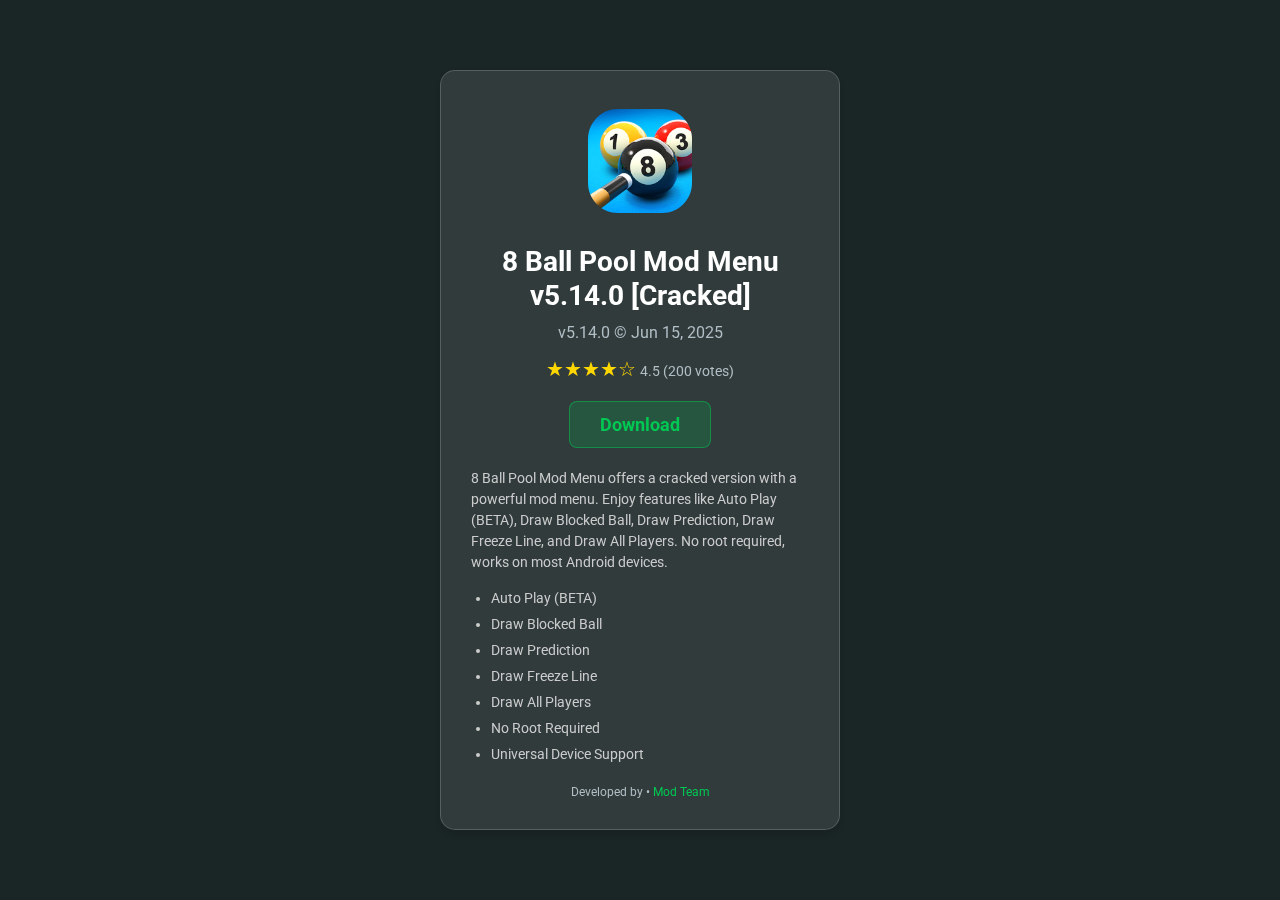
<file: 8ballpool/8ballpool.html>
<!DOCTYPE html>
<html lang="en">
<head>
    <meta charset="UTF-8">
    <meta name="viewport" content="width=device-width, initial-scale=1.0">
    <meta name="description" content="8 Ball Pool Mod Menu - Download the latest cracked version for Android with mod menu features including Auto Play, Draw Blocked Ball, Draw Prediction, Draw Freeze Line, and Draw All Players.">
    <meta name="keywords" content="8 Ball Pool, Mod Menu, Crack, Android, APK, Auto Play, Prediction">
    <meta name="author" content="Mod Team">
    <title>8 Ball Pool Mod Menu - Cracked Version</title>
    <link href="https://fonts.googleapis.com/css2?family=Roboto:wght@400;700&display=swap" rel="stylesheet">
    <link rel="icon" type="image/png" href="8ballpool.png">
    <style>
        * {
            box-sizing: border-box;
            margin: 0;
            padding: 0;
        }

        body {
            background-color: #1A2526;
            color: #FFFFFF;
            font-family: 'Roboto', sans-serif;
            display: flex;
            justify-content: center;
            align-items: center;
            min-height: 100vh;
            margin: 0;
            overflow-x: hidden;
        }

        .container {
            background: rgba(255, 255, 255, 0.1);
            backdrop-filter: blur(10px);
            -webkit-backdrop-filter: blur(10px);
            border: 1px solid rgba(255, 255, 255, 0.18);
            box-shadow: 0 4px 6px rgba(0, 0, 0, 0.1);
            width: 90%;
            max-width: 400px;
            padding: 30px;
            border-radius: 15px;
            text-align: center;
            transition: all 0.3s ease;
            animation: fadeIn 1s ease-in-out;
        }

        .container:hover {
            background: rgba(255, 255, 255, 0.15);
            box-shadow: 0 6px 12px rgba(0, 0, 0, 0.2);
            transform: translateY(-5px);
        }

        @keyframes fadeIn {
            0% { opacity: 0; transform: translateY(20px); }
            100% { opacity: 1; transform: translateY(0); }
        }

        .logo img {
            width: 120px;
            height: 120px;
            margin: 0 auto 20px;
            border-radius: 10px;
            object-fit: cover;
        }

        .title {
            font-size: 28px;
            font-weight: 700;
            margin-bottom: 10px;
            color: #FFFFFF;
            line-height: 1.2;
        }

        .version {
            font-size: 16px;
            color: #B0BEC5;
            margin-bottom: 15px;
        }

        .rating {
            font-size: 18px;
            margin-bottom: 20px;
            color: #B0BEC5;
        }

        .rating .stars {
            color: #FFD700;
            font-size: 20px;
        }

        .rating .votes {
            color: #B0BEC5;
            font-size: 14px;
        }

        .download-btn {
            display: inline-block;
            background: rgba(0, 200, 83, 0.2);
            color: #00C853;
            padding: 12px 30px;
            text-decoration: none;
            border-radius: 8px;
            font-size: 18px;
            font-weight: 700;
            border: 1px solid rgba(0, 200, 83, 0.5);
            transition: all 0.3s ease;
            user-select: none;
        }

        .download-btn:hover {
            background: rgba(0, 200, 83, 0.3);
            color: #FFFFFF;
            transform: scale(1.05);
        }

        .description {
            font-size: 14px;
            color: #CCCCCC;
            margin-top: 20px;
            text-align: left;
            line-height: 1.5;
        }

        .description p {
            margin-bottom: 15px;
        }

        .description ul {
            padding-left: 20px;
            margin-bottom: 0;
        }

        .description li {
            margin-bottom: 5px;
        }

        .footer {
            margin-top: 20px;
            font-size: 12px;
            color: #B0BEC5;
        }

        @media (max-width: 768px) {
            .container {
                width: 95%;
                padding: 20px;
            }
            .title {
                font-size: 24px;
            }
            .download-btn {
                padding: 10px 20px;
                font-size: 16px;
            }
        }

        .loading {
            display: none;
            margin: 20px auto;
            width: 40px;
            height: 40px;
            border: 4px solid #00C853;
            border-top: 4px solid transparent;
            border-radius: 50%;
            animation: spin 1s linear infinite;
        }

        @keyframes spin {
            0% { transform: rotate(0deg); }
            100% { transform: rotate(360deg); }
        }
    </style>
</head>
<body>
    <div class="container">
        <div class="logo">
            <img src="8ballpool.png" alt="8 Ball Pool Logo">
        </div>
        <div class="title">8 Ball Pool Mod Menu v5.14.0 [Cracked]</div>
        <div class="version">v5.14.0   © Jun 15, 2025</div>
        <div class="rating">
            <span class="stars">★★★★☆</span>
            <span class="votes">4.5 (200 votes)</span>
        </div>
        <a href="https://apkadmin.com/udjbwmi2l4h3/8_Ball_Pool_Mod_Menu.apk.html" class="download-btn" id="downloadBtn">Download</a>
        <div class="loading" id="loadingSpinner"></div>
        <div class="description">
            <p>8 Ball Pool Mod Menu offers a cracked version with a powerful mod menu. Enjoy features like Auto Play (BETA), Draw Blocked Ball, Draw Prediction, Draw Freeze Line, and Draw All Players. No root required, works on most Android devices.</p>
            <ul>
                <li>Auto Play (BETA)</li>
                <li>Draw Blocked Ball</li>
                <li>Draw Prediction</li>
                <li>Draw Freeze Line</li>
                <li>Draw All Players</li>
                <li>No Root Required</li>
                <li>Universal Device Support</li>
            </ul>
        </div>
        <div class="footer">
            Developed by • <a href="https://example.com" style="color: #00C853; text-decoration: none;">Mod Team</a>
        </div>
    </div>

    <script>
        document.getElementById('downloadBtn').addEventListener('contextmenu', function(e) {
            e.preventDefault();
        });

        document.getElementById('downloadBtn').addEventListener('click', function(e) {
            const spinner = document.getElementById('loadingSpinner');
            const button = this;
            button.style.display = 'none';
            spinner.style.display = 'block';
            setTimeout(() => {
                spinner.style.display = 'none';
                button.style.display = 'inline-block';
                // Trigger the download by redirecting to the href
                window.location.href = button.href;
            }, 2000);
        });
    </script>
</body>
</html>
</file>
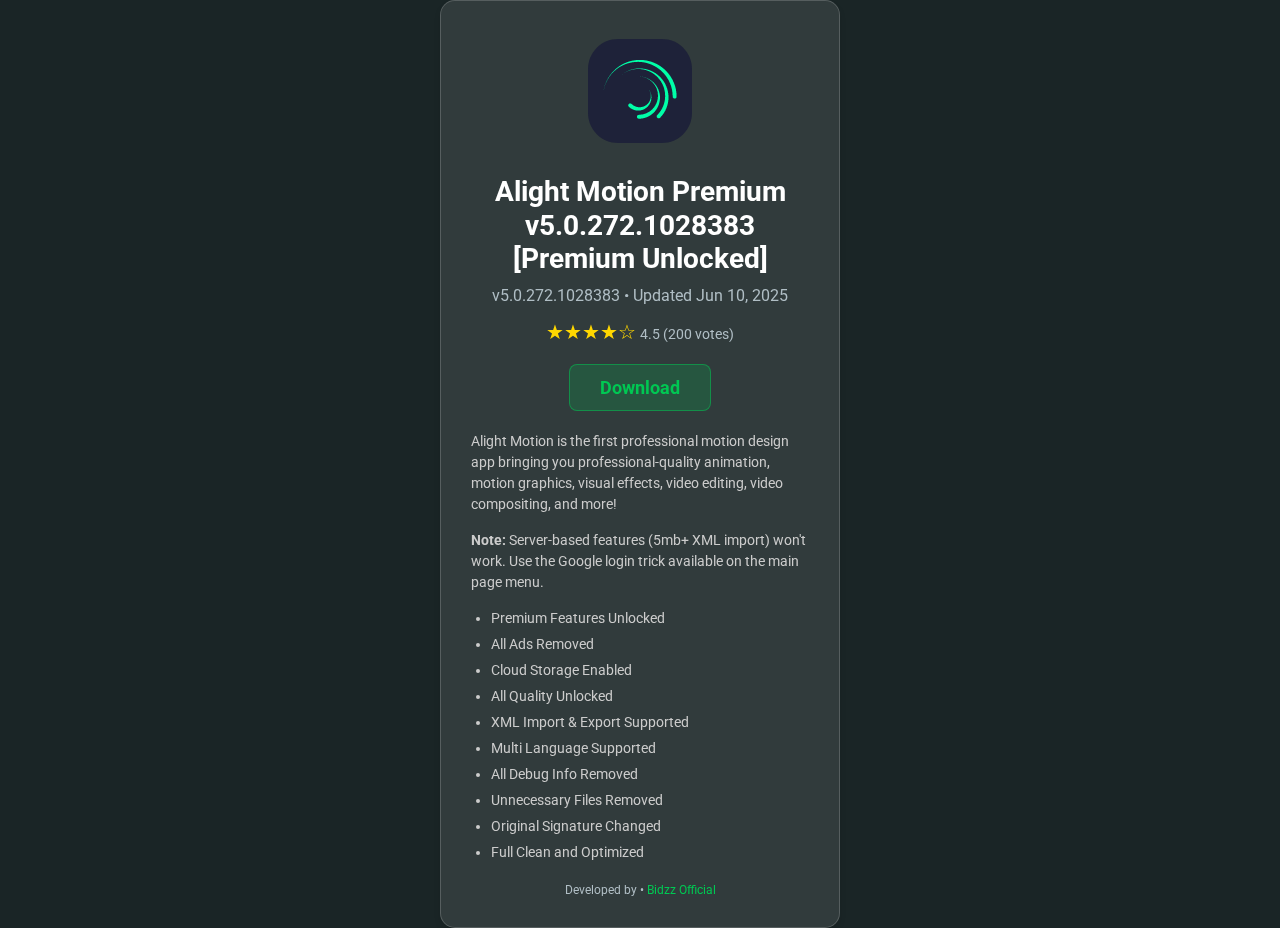
<file: alightmotion/alightmotion.html>
<!DOCTYPE html>
<html lang="en">
<head>
    <meta charset="UTF-8">
    <meta name="viewport" content="width=device-width, initial-scale=1.0">
    <meta name="description" content="Alight Motion Premium - Professional Motion Design App. Download the latest version for Android with Premium unlocked, ad-free, and full features.">
    <meta name="keywords" content="Alight Motion, Premium, Motion Design, Animation, Video Editing, Android, APK, Ad-Free">
    <meta name="author" content="Alight Motion Team">
    <title>Alight Motion Premium - Motion Design App</title>
    <link href="https://fonts.googleapis.com/css2?family=Roboto:wght@400;700&display=swap" rel="stylesheet">
    <link rel="icon" type="image/png" href="favicon.png">
    <style>
        * {
            box-sizing: border-box;
            margin: 0;
            padding: 0;
        }

        body {
            background-color: #1A2526;
            color: #FFFFFF;
            font-family: 'Roboto', sans-serif;
            display: flex;
            justify-content: center;
            align-items: center;
            min-height: 100vh;
            margin: 0;
            overflow-x: hidden;
        }

        .container {
            background: rgba(255, 255, 255, 0.1);
            backdrop-filter: blur(10px);
            -webkit-backdrop-filter: blur(10px);
            border: 1px solid rgba(255, 255, 255, 0.18);
            box-shadow: 0 4px 6px rgba(0, 0, 0, 0.1);
            width: 90%;
            max-width: 400px;
            padding: 30px;
            border-radius: 15px;
            text-align: center;
            transition: all 0.3s ease;
            animation: fadeIn 1s ease-in-out;
        }

        .container:hover {
            background: rgba(255, 255, 255, 0.15);
            box-shadow: 0 6px 12px rgba(0, 0, 0, 0.2);
            transform: translateY(-5px);
        }

        @keyframes fadeIn {
            0% { opacity: 0; transform: translateY(20px); }
            100% { opacity: 1; transform: translateY(0); }
        }

        .logo img {
            width: 120px;
            height: 120px;
            margin: 0 auto 20px;
            border-radius: 10px;
            object-fit: cover;
        }

        .title {
            font-size: 28px;
            font-weight: 700;
            margin-bottom: 10px;
            color: #FFFFFF;
            line-height: 1.2;
        }

        .version {
            font-size: 16px;
            color: #B0BEC5;
            margin-bottom: 15px;
        }

        .rating {
            font-size: 18px;
            margin-bottom: 20px;
            color: #B0BEC5;
        }

        .rating .stars {
            color: #FFD700;
            font-size: 20px;
        }

        .rating .votes {
            color: #B0BEC5;
            font-size: 14px;
        }

        .download-btn {
            display: inline-block;
            background: rgba(0, 200, 83, 0.2);
            color: #00C853;
            padding: 12px 30px;
            text-decoration: none;
            border-radius: 8px;
            font-size: 18px;
            font-weight: 700;
            border: 1px solid rgba(0, 200, 83, 0.5);
            transition: all 0.3s ease;
            user-select: none;
        }

        .download-btn:hover {
            background: rgba(0, 200, 83, 0.3);
            color: #FFFFFF;
            transform: scale(1.05);
        }

        .description {
            font-size: 14px;
            color: #CCCCCC;
            margin-top: 20px;
            text-align: left;
            line-height: 1.5;
        }

        .description p {
            margin-bottom: 15px;
        }

        .description ul {
            padding-left: 20px;
            margin-bottom: 0;
        }

        .description li {
            margin-bottom: 5px;
        }

        .footer {
            margin-top: 20px;
            font-size: 12px;
            color: #B0BEC5;
        }

        @media (max-width: 768px) {
            .container {
                width: 95%;
                padding: 20px;
            }
            .title {
                font-size: 24px;
            }
            .download-btn {
                padding: 10px 20px;
                font-size: 16px;
            }
        }

        .loading {
            display: none;
            margin: 20px auto;
            width: 40px;
            height: 40px;
            border: 4px solid #00C853;
            border-top: 4px solid transparent;
            border-radius: 50%;
            animation: spin 1s linear infinite;
        }

        @keyframes spin {
            0% { transform: rotate(0deg); }
            100% { transform: rotate(360deg); }
        }
    </style>
</head>
<body>
    <div class="container">
        <div class="logo">
            <img src="alightmotion.png" alt="Alight Motion Logo">
        </div>
        <div class="title">Alight Motion Premium v5.0.272.1028383 [Premium Unlocked]</div>
        <div class="version">v5.0.272.1028383 • Updated Jun 10, 2025</div>
        <div class="rating">
            <span class="stars">★★★★☆</span>
            <span class="votes">4.5 (200 votes)</span>
        </div>
        <a href="https://apkadmin.com/8m89aqmy4r9a/Alight_Motion_Premium.apk.html" class="download-btn" id="downloadBtn">Download</a>
        <div class="loading" id="loadingSpinner"></div>
        <div class="description">
            <p>Alight Motion is the first professional motion design app bringing you professional-quality animation, motion graphics, visual effects, video editing, video compositing, and more!</p>
            <p><strong>Note:</strong> Server-based features (5mb+ XML import) won't work. Use the Google login trick available on the main page menu.</p>
            <ul>
                <li>Premium Features Unlocked</li>
                <li>All Ads Removed</li>
                <li>Cloud Storage Enabled</li>
                <li>All Quality Unlocked</li>
                <li>XML Import & Export Supported</li>
                <li>Multi Language Supported</li>
                <li>All Debug Info Removed</li>
                <li>Unnecessary Files Removed</li>
                <li>Original Signature Changed</li>
                <li>Full Clean and Optimized</li>
            </ul>
        </div>
        <div class="footer">
            Developed by • <a href="https://bidzzofficial.my.id" style="color: #00C853; text-decoration: none;">Bidzz Official</a>
        </div>
    </div>

    <script>
        document.getElementById('downloadBtn').addEventListener('contextmenu', function(e) {
            e.preventDefault();
        });

        document.getElementById('downloadBtn').addEventListener('click', function(e) {
            const spinner = document.getElementById('loadingSpinner');
            const button = this;
            button.style.display = 'none';
            spinner.style.display = 'block';
            setTimeout(() => {
                spinner.style.display = 'none';
                button.style.display = 'inline-block';
                window.location.href = button.href;
            }, 2000);
        });
    </script>
</body>
</html>
</file>
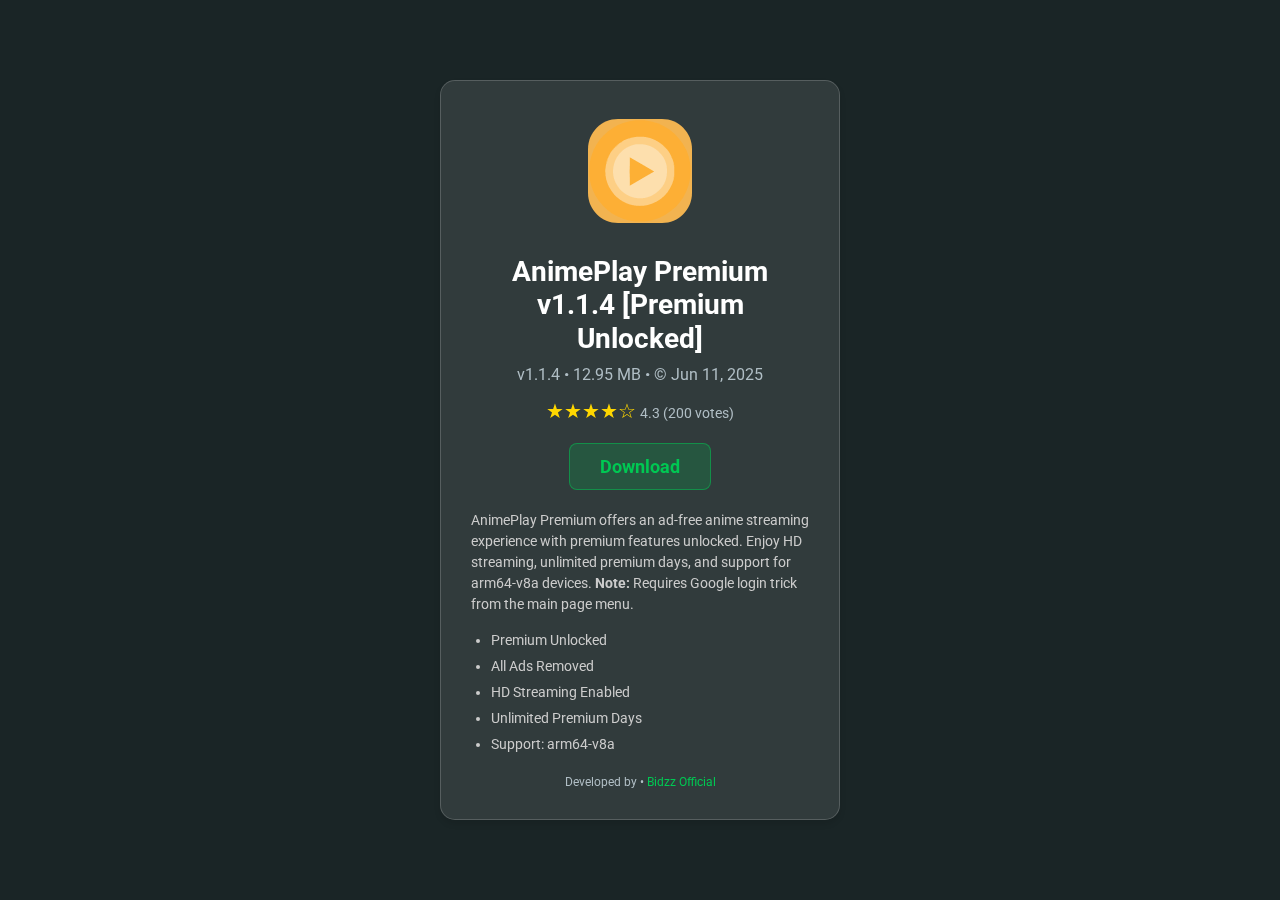
<file: animeplay/animeplay.html>
<!DOCTYPE html>
<html lang="en">
<head>
    <meta charset="UTF-8">
    <meta name="viewport" content="width=device-width, initial-scale=1.0">
    <meta name="description" content="AnimePlay Premium - Anime Streaming App. Download the latest version for Android with Premium unlocked, ad-free, and HD streaming.">
    <meta name="keywords" content="AnimePlay, Premium, Streaming, Anime, Android, APK, Ad-Free">
    <meta name="author" content="AnimePlay Team">
    <title>AnimePlay Premium - Anime Streaming App</title>
    <link href="https://fonts.googleapis.com/css2?family=Roboto:wght@400;700&display=swap" rel="stylesheet">
    <link rel="icon" type="image/png" href="favicon.png">
    <style>
        * {
            box-sizing: border-box;
            margin: 0;
            padding: 0;
        }

        body {
            background-color: #1A2526;
            color: #FFFFFF;
            font-family: 'Roboto', sans-serif;
            display: flex;
            justify-content: center;
            align-items: center;
            min-height: 100vh;
            margin: 0;
            overflow-x: hidden;
        }

        .container {
            background: rgba(255, 255, 255, 0.1);
            backdrop-filter: blur(10px);
            -webkit-backdrop-filter: blur(10px);
            border: 1px solid rgba(255, 255, 255, 0.18);
            box-shadow: 0 4px 6px rgba(0, 0, 0, 0.1);
            width: 90%;
            max-width: 400px;
            padding: 30px;
            border-radius: 15px;
            text-align: center;
            transition: all 0.3s ease;
            animation: fadeIn 1s ease-in-out;
        }

        .container:hover {
            background: rgba(255, 255, 255, 0.15);
            box-shadow: 0 6px 12px rgba(0, 0, 0, 0.2);
            transform: translateY(-5px);
        }

        @keyframes fadeIn {
            0% { opacity: 0; transform: translateY(20px); }
            100% { opacity: 1; transform: translateY(0); }
        }

        .logo img {
            width: 120px;
            height: 120px;
            margin: 0 auto 20px;
            border-radius: 10px;
            object-fit: cover;
        }

        .title {
            font-size: 28px;
            font-weight: 700;
            margin-bottom: 10px;
            color: #FFFFFF;
            line-height: 1.2;
        }

        .version {
            font-size: 16px;
            color: #B0BEC5;
            margin-bottom: 15px;
        }

        .rating {
            font-size: 18px;
            margin-bottom: 20px;
            color: #B0BEC5;
        }

        .rating .stars {
            color: #FFD700;
            font-size: 20px;
        }

        .rating .votes {
            color: #B0BEC5;
            font-size: 14px;
        }

        .download-btn {
            display: inline-block;
            background: rgba(0, 200, 83, 0.2);
            color: #00C853;
            padding: 12px 30px;
            text-decoration: none;
            border-radius: 8px;
            font-size: 18px;
            font-weight: 700;
            border: 1px solid rgba(0, 200, 83, 0.5);
            transition: all 0.3s ease;
            user-select: none;
        }

        .download-btn:hover {
            background: rgba(0, 200, 83, 0.3);
            color: #FFFFFF;
            transform: scale(1.05);
        }

        .description {
            font-size: 14px;
            color: #CCCCCC;
            margin-top: 20px;
            text-align: left;
            line-height: 1.5;
        }

        .description p {
            margin-bottom: 15px;
        }

        .description ul {
            padding-left: 20px;
            margin-bottom: 0;
        }

        .description li {
            margin-bottom: 5px;
        }

        .footer {
            margin-top: 20px;
            font-size: 12px;
            color: #B0BEC5;
        }

        @media (max-width: 768px) {
            .container {
                width: 95%;
                padding: 20px;
            }
            .title {
                font-size: 24px;
            }
            .download-btn {
                padding: 10px 20px;
                font-size: 16px;
            }
        }

        .loading {
            display: none;
            margin: 20px auto;
            width: 40px;
            height: 40px;
            border: 4px solid #00C853;
            border-top: 4px solid transparent;
            border-radius: 50%;
            animation: spin 1s linear infinite;
        }

        @keyframes spin {
            0% { transform: rotate(0deg); }
            100% { transform: rotate(360deg); }
        }
    </style>
</head>
<body>
    <div class="container">
        <div class="logo">
            <img src="animeplay.png" alt="AnimePlay Logo">
        </div>
        <div class="title">AnimePlay Premium v1.1.4 [Premium Unlocked]</div>
        <div class="version">v1.1.4 • 12.95 MB • © Jun 11, 2025</div>
        <div class="rating">
            <span class="stars">★★★★☆</span>
            <span class="votes">4.3 (200 votes)</span>
        </div>
        <a href="https://apkadmin.com/ndb0b7hrfgfp/AnimePlay_Premium.apk.html" class="download-btn" id="downloadBtn">Download</a>
        <div class="loading" id="loadingSpinner"></div>
        <div class="description">
            <p>AnimePlay Premium offers an ad-free anime streaming experience with premium features unlocked. Enjoy HD streaming, unlimited premium days, and support for arm64-v8a devices. <strong>Note:</strong> Requires Google login trick from the main page menu.</p>
            <ul>
                <li>Premium Unlocked</li>
                <li>All Ads Removed</li>
                <li>HD Streaming Enabled</li>
                <li>Unlimited Premium Days</li>
                <li>Support: arm64-v8a</li>
            </ul>
        </div>
        <div class="footer">
            Developed by • <a href="https://bidzzofficial.my.id" style="color: #00C853; text-decoration: none;">Bidzz Official</a>
        </div>
    </div>

    <script>
        document.getElementById('downloadBtn').addEventListener('contextmenu', function(e) {
            e.preventDefault();
        });

        document.getElementById('downloadBtn').addEventListener('click', function(e) {
            const spinner = document.getElementById('loadingSpinner');
            const button = this;
            button.style.display = 'none';
            spinner.style.display = 'block';
            setTimeout(() => {
                spinner.style.display = 'none';
                button.style.display = 'inline-block';
                window.location.href = button.href;
            }, 2000);
        });
    </script>
</body>
</html>
</file>
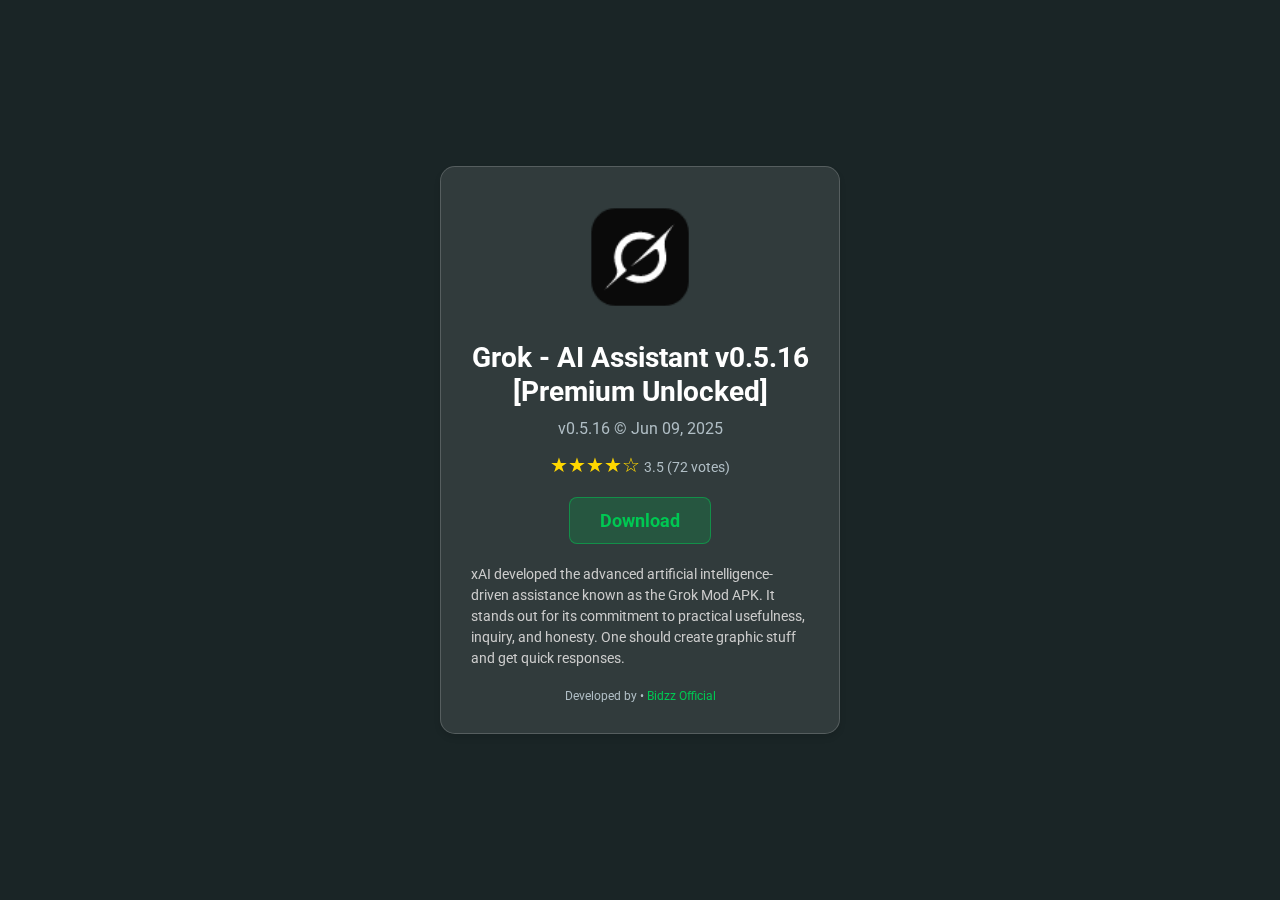
<file: grok/grok.html>
<!DOCTYPE html>
<html lang="en">
<head>
    <meta charset="UTF-8">
    <meta name="viewport" content="width=device-width, initial-scale=1.0">
    <meta name="description" content="Grok - AI Assistant by xAI. Download the latest version for Android with premium features unlocked.">
    <meta name="keywords" content="Grok, AI Assistant, xAI, Android, APK, Premium">
    <meta name="author" content="xAI">
    <title>Grok - AI Assistant</title>
    <link href="https://fonts.googleapis.com/css2?family=Roboto:wght@400;700&display=swap" rel="stylesheet">
    <link rel="icon" type="image/png" href="favicon.png">
    <style>
        * {
            box-sizing: border-box;
            margin: 0;
            padding: 0;
        }

        body {
            background-color: #1A2526;
            color: #FFFFFF;
            font-family: 'Roboto', sans-serif;
            display: flex;
            justify-content: center;
            align-items: center;
            min-height: 100vh;
            margin: 0;
            overflow-x: hidden;
        }

        .container {
            background: rgba(255, 255, 255, 0.1);
            backdrop-filter: blur(10px);
            -webkit-backdrop-filter: blur(10px);
            border: 1px solid rgba(255, 255, 255, 0.18);
            box-shadow: 0 4px 6px rgba(0, 0, 0, 0.1);
            width: 90%;
            max-width: 400px;
            padding: 30px;
            border-radius: 15px;
            text-align: center;
            transition: all 0.3s ease;
            animation: fadeIn 1s ease-in-out;
        }

        .container:hover {
            background: rgba(255, 255, 255, 0.15);
            box-shadow: 0 6px 12px rgba(0, 0, 0, 0.2);
            transform: translateY(-5px);
        }

        @keyframes fadeIn {
            0% { opacity: 0; transform: translateY(20px); }
            100% { opacity: 1; transform: translateY(0); }
        }

        .logo img {
            width: 120px;
            height: 120px;
            margin: 0 auto 20px;
            border-radius: 10px;
            object-fit: cover;
        }

        .title {
            font-size: 28px;
            font-weight: 700;
            margin-bottom: 10px;
            color: #FFFFFF;
            line-height: 1.2;
        }

        .version {
            font-size: 16px;
            color: #B0BEC5;
            margin-bottom: 15px;
        }

        .rating {
            font-size: 18px;
            margin-bottom: 20px;
            color: #B0BEC5;
        }

        .rating .stars {
            color: #FFD700;
            font-size: 20px;
        }

        .rating .votes {
            color: #B0BEC5;
            font-size: 14px;
        }

        .download-btn {
            display: inline-block;
            background: rgba(0, 200, 83, 0.2);
            color: #00C853;
            padding: 12px 30px;
            text-decoration: none;
            border-radius: 8px;
            font-size: 18px;
            font-weight: 700;
            border: 1px solid rgba(0, 200, 83, 0.5);
            transition: all 0.3s ease;
            user-select: none;
        }

        .download-btn:hover {
            background: rgba(0, 200, 83, 0.3);
            color: #FFFFFF;
            transform: scale(1.05);
        }

        .description {
            font-size: 14px;
            color: #CCCCCC;
            margin-top: 20px;
            text-align: left;
            line-height: 1.5;
        }

        .footer {
            margin-top: 20px;
            font-size: 12px;
            color: #B0BEC5;
        }

        @media (max-width: 768px) {
            .container {
                width: 95%;
                padding: 20px;
            }
            .title {
                font-size: 24px;
            }
            .download-btn {
                padding: 10px 20px;
                font-size: 16px;
            }
        }

        .loading {
            display: none;
            margin: 20px auto;
            width: 40px;
            height: 40px;
            border: 4px solid #00C853;
            border-top: 4px solid transparent;
            border-radius: 50%;
            animation: spin 1s linear infinite;
        }

        @keyframes spin {
            0% { transform: rotate(0deg); }
            100% { transform: rotate(360deg); }
        }
    </style>
</head>
<body>
    <div class="container">
        <div class="logo">
            <img src="grok.png" alt="Grok Logo">
        </div>
        <div class="title">Grok - AI Assistant v0.5.16 [Premium Unlocked]</div>
        <div class="version">v0.5.16   © Jun 09, 2025</div>
        <div class="rating">
            <span class="stars">★★★★☆</span>
            <span class="votes">3.5 (72 votes)</span>
        </div>
        <a href="https://apkadmin.com/8dk6vsyemduf/Grok_Premium.apk.html" class="download-btn" id="downloadBtn">Download</a>
        <div class="loading" id="loadingSpinner"></div>
        <div class="description">
            xAI developed the advanced artificial intelligence-driven assistance known as the Grok Mod APK. It stands out for its commitment to practical usefulness, inquiry, and honesty. One should create graphic stuff and get quick responses.
        </div>
        <div class="footer">
            Developed by • <a href="https://bidzzofficial.my.id" style="color: #00C853; text-decoration: none;">Bidzz Official</a>
        </div>
    </div>

    <script>
        document.getElementById('downloadBtn').addEventListener('contextmenu', function(e) {
            e.preventDefault();
        });

        document.getElementById('downloadBtn').addEventListener('click', function(e) {
            const spinner = document.getElementById('loadingSpinner');
            const button = this;
            button.style.display = 'none';
            spinner.style.display = 'block';
            setTimeout(() => {
                spinner.style.display = 'none';
                button.style.display = 'inline-block';
                // Trigger the download by redirecting to the href
                window.location.href = button.href;
            }, 2000);
        });
    </script>
</body>
</html>
</file>
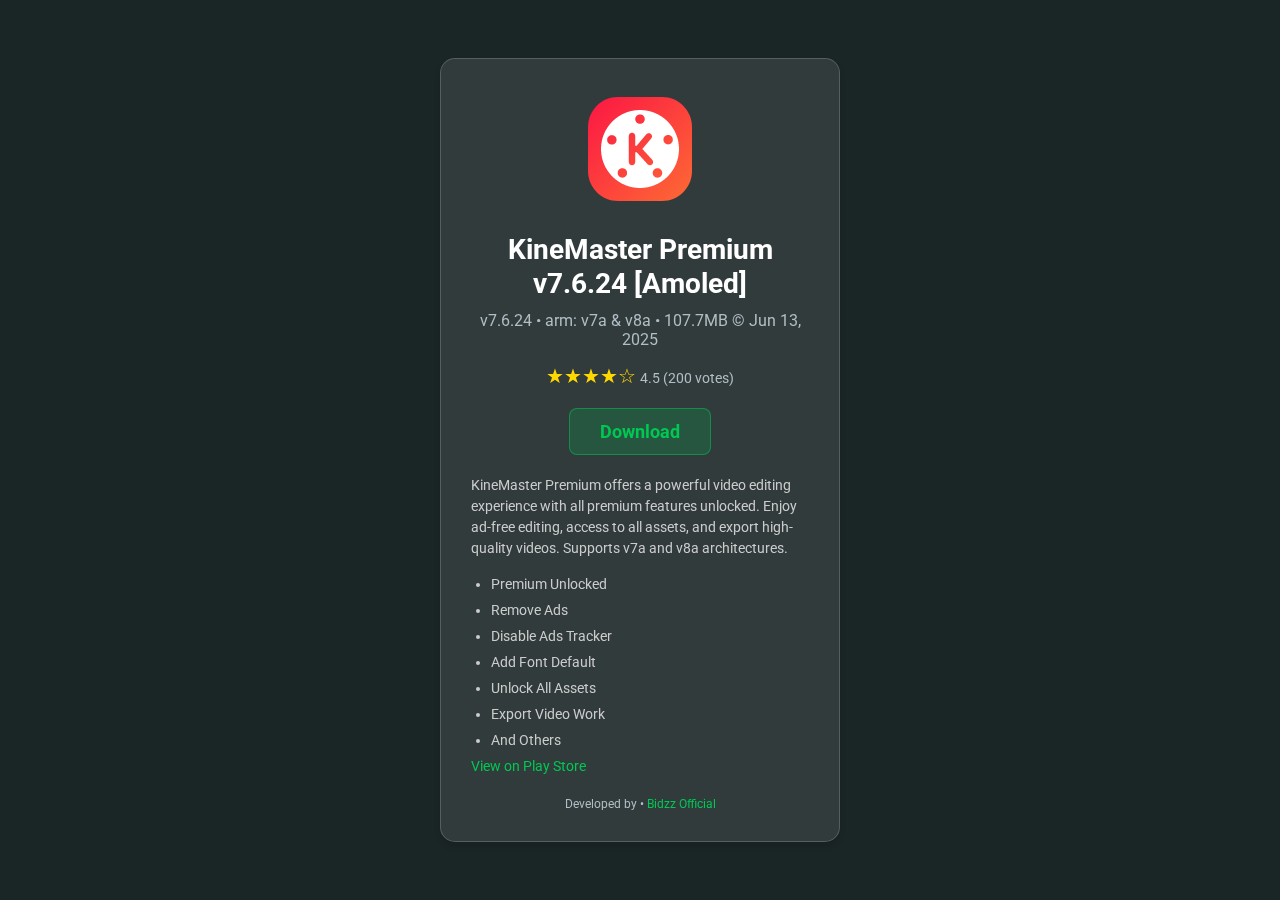
<file: kinemaster/kinemaster.html>
<!DOCTYPE html>
<html lang="en">
<head>
    <meta charset="UTF-8">
    <meta name="viewport" content="width=device-width, initial-scale=1.0">
    <meta name="description" content="KineMaster Premium - Video Editing App. Download the latest version for Android with Premium unlocked, ad-free, and all assets available.">
    <meta name="keywords" content="KineMaster, Premium, Video Editing, Android, APK, Ad-Free">
    <meta name="author" content="Bidzz Official">
    <title>KineMaster Premium - Video Editing App</title>
    <link href="https://fonts.googleapis.com/css2?family=Roboto:wght@400;700&display=swap" rel="stylesheet">
    <link rel="icon" type="image/png" href="favicon.png">
    <style>
        * {
            box-sizing: border-box;
            margin: 0;
            padding: 0;
        }

        body {
            background-color: #1A2526;
            color: #FFFFFF;
            font-family: 'Roboto', sans-serif;
            display: flex;
            justify-content: center;
            align-items: center;
            min-height: 100vh;
            margin: 0;
            overflow-x: hidden;
        }

        .container {
            background: rgba(255, 255, 255, 0.1);
            backdrop-filter: blur(10px);
            -webkit-backdrop-filter: blur(10px);
            border: 1px solid rgba(255, 255, 255, 0.18);
            box-shadow: 0 4px 6px rgba(0, 0, 0, 0.1);
            width: 90%;
            max-width: 400px;
            padding: 30px;
            border-radius: 15px;
            text-align: center;
            transition: all 0.3s ease;
            animation: fadeIn 1s ease-in-out;
        }

        .container:hover {
            background: rgba(255, 255, 255, 0.15);
            box-shadow: 0 6px 12px rgba(0, 0, 0, 0.2);
            transform: translateY(-5px);
        }

        @keyframes fadeIn {
            0% { opacity: 0; transform: translateY(20px); }
            100% { opacity: 1; transform: translateY(0); }
        }

        .logo img {
            width: 120px;
            height: 120px;
            margin: 0 auto 20px;
            border-radius: 10px;
            object-fit: cover;
        }

        .title {
            font-size: 28px;
            font-weight: 700;
            margin-bottom: 10px;
            color: #FFFFFF;
            line-height: 1.2;
        }

        .version {
            font-size: 16px;
            color: #B0BEC5;
            margin-bottom: 15px;
        }

        .rating {
            font-size: 18px;
            margin-bottom: 20px;
            color: #B0BEC5;
        }

        .rating .stars {
            color: #FFD700;
            font-size: 20px;
        }

        .rating .votes {
            color: #B0BEC5;
            font-size: 14px;
        }

        .download-btn {
            display: inline-block;
            background: rgba(0, 200, 83, 0.2);
            color: #00C853;
            padding: 12px 30px;
            text-decoration: none;
            border-radius: 8px;
            font-size: 18px;
            font-weight: 700;
            border: 1px solid rgba(0, 200, 83, 0.5);
            transition: all 0.3s ease;
            user-select: none;
        }

        .download-btn:hover {
            background: rgba(0, 200, 83, 0.3);
            color: #FFFFFF;
            transform: scale(1.05);
        }

        .description {
            font-size: 14px;
            color: #CCCCCC;
            margin-top: 20px;
            text-align: left;
            line-height: 1.5;
        }

        .description p {
            margin-bottom: 15px;
        }

        .description ul {
            padding-left: 20px;
            margin-bottom: 0;
        }

        .description li {
            margin-bottom: 5px;
        }

        .footer {
            margin-top: 20px;
            font-size: 12px;
            color: #B0BEC5;
        }

        @media (max-width: 768px) {
            .container {
                width: 95%;
                padding: 20px;
            }
            .title {
                font-size: 24px;
            }
            .download-btn {
                padding: 10px 20px;
                font-size: 16px;
            }
        }

        .loading {
            display: none;
            margin: 20px auto;
            width: 40px;
            height: 40px;
            border: 4px solid #00C853;
            border-top: 4px solid transparent;
            border-radius: 50%;
            animation: spin 1s linear infinite;
        }

        @keyframes spin {
            0% { transform: rotate(0deg); }
            100% { transform: rotate(360deg); }
        }
    </style>
</head>
<body>
    <div class="container">
        <div class="logo">
            <img src="kinemaster.png" alt="KineMaster Logo">
        </div>
        <div class="title">KineMaster Premium v7.6.24 [Amoled]</div>
        <div class="version">v7.6.24 • arm: v7a & v8a • 107.7MB © Jun 13, 2025</div>
        <div class="rating">
            <span class="stars">★★★★☆</span>
            <span class="votes">4.5 (200 votes)</span>
        </div>
        <a href="https://apkadmin.com/4k5nznm03qeu/KineMaster_By_Bidzz.apk.html" class="download-btn" id="downloadBtn">Download</a>
        <div class="loading" id="loadingSpinner"></div>
        <div class="description">
            <p>KineMaster Premium offers a powerful video editing experience with all premium features unlocked. Enjoy ad-free editing, access to all assets, and export high-quality videos. Supports v7a and v8a architectures.</p>
            <ul>
                <li>Premium Unlocked</li>
                <li>Remove Ads</li>
                <li>Disable Ads Tracker</li>
                <li>Add Font Default</li>
                <li>Unlock All Assets</li>
                <li>Export Video Work</li>
                <li>And Others</li>
            </ul>
            <p><a href="https://play.google.com/store/apps/details?id=com.nexstreaming.app.kinemasterfree" style="color: #00C853; text-decoration: none;">View on Play Store</a></p>
        </div>
        <div class="footer">
            Developed by • <a href="https://bidzzofficial.my.id" style="color: #00C853; text-decoration: none;">Bidzz Official</a>
        </div>
    </div>

    <script>
        document.getElementById('downloadBtn').addEventListener('contextmenu', function(e) {
            e.preventDefault();
        });

        document.getElementById('downloadBtn').addEventListener('click', function(e) {
            const spinner = document.getElementById('loadingSpinner');
            const button = this;
            button.style.display = 'none';
            spinner.style.display = 'block';
            setTimeout(() => {
                spinner.style.display = 'none';
                button.style.display = 'inline-block';
                window.location.href = button.href;
            }, 2000);
        });
    </script>
</body>
</html>
</file>
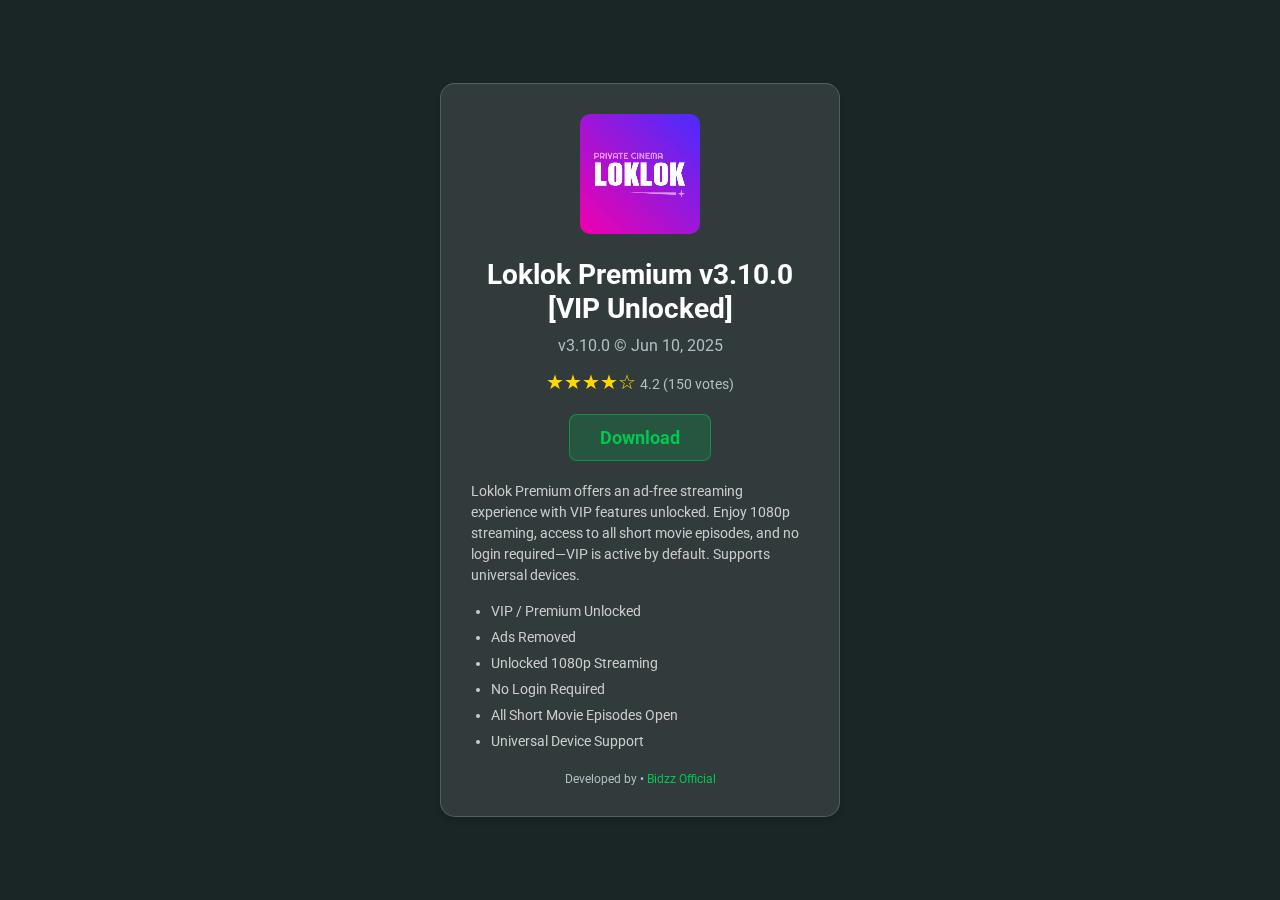
<file: loklok/loklok.html>
<!DOCTYPE html>
<html lang="en">
<head>
    <meta charset="UTF-8">
    <meta name="viewport" content="width=device-width, initial-scale=1.0">
    <meta name="description" content="Loklok Premium - Streaming App. Download the latest version for Android with VIP/Premium unlocked, ad-free, and 1080p streaming.">
    <meta name="keywords" content="Loklok, Premium, VIP, Streaming, Android, APK, Ad-Free">
    <meta name="author" content="Loklok Team">
    <title>Loklok Premium - Streaming App</title>
    <link href="https://fonts.googleapis.com/css2?family=Roboto:wght@400;700&display=swap" rel="stylesheet">
    <link rel="icon" type="image/png" href="favicon.png">
    <style>
        * {
            box-sizing: border-box;
            margin: 0;
            padding: 0;
        }

        body {
            background-color: #1A2526;
            color: #FFFFFF;
            font-family: 'Roboto', sans-serif;
            display: flex;
            justify-content: center;
            align-items: center;
            min-height: 100vh;
            margin: 0;
            overflow-x: hidden;
        }

        .container {
            background: rgba(255, 255, 255, 0.1);
            backdrop-filter: blur(10px);
            -webkit-backdrop-filter: blur(10px);
            border: 1px solid rgba(255, 255, 255, 0.18);
            box-shadow: 0 4px 6px rgba(0, 0, 0, 0.1);
            width: 90%;
            max-width: 400px;
            padding: 30px;
            border-radius: 15px;
            text-align: center;
            transition: all 0.3s ease;
            animation: fadeIn 1s ease-in-out;
        }

        .container:hover {
            background: rgba(255, 255, 255, 0.15);
            box-shadow: 0 6px 12px rgba(0, 0, 0, 0.2);
            transform: translateY(-5px);
        }

        @keyframes fadeIn {
            0% { opacity: 0; transform: translateY(20px); }
            100% { opacity: 1; transform: translateY(0); }
        }

        .logo img {
            width: 120px;
            height: 120px;
            margin: 0 auto 20px;
            border-radius: 10px;
            object-fit: cover;
        }

        .title {
            font-size: 28px;
            font-weight: 700;
            margin-bottom: 10px;
            color: #FFFFFF;
            line-height: 1.2;
        }

        .version {
            font-size: 16px;
            color: #B0BEC5;
            margin-bottom: 15px;
        }

        .rating {
            font-size: 18px;
            margin-bottom: 20px;
            color: #B0BEC5;
        }

        .rating .stars {
            color: #FFD700;
            font-size: 20px;
        }

        .rating .votes {
            color: #B0BEC5;
            font-size: 14px;
        }

        .download-btn {
            display: inline-block;
            background: rgba(0, 200, 83, 0.2);
            color: #00C853;
            padding: 12px 30px;
            text-decoration: none;
            border-radius: 8px;
            font-size: 18px;
            font-weight: 700;
            border: 1px solid rgba(0, 200, 83, 0.5);
            transition: all 0.3s ease;
            user-select: none;
        }

        .download-btn:hover {
            background: rgba(0, 200, 83, 0.3);
            color: #FFFFFF;
            transform: scale(1.05);
        }

        .description {
            font-size: 14px;
            color: #CCCCCC;
            margin-top: 20px;
            text-align: left;
            line-height: 1.5;
        }

        .description p {
            margin-bottom: 15px;
        }

        .description ul {
            padding-left: 20px;
            margin-bottom: 0;
        }

        .description li {
            margin-bottom: 5px;
        }

        .footer {
            margin-top: 20px;
            font-size: 12px;
            color: #B0BEC5;
        }

        @media (max-width: 768px) {
            .container {
                width: 95%;
                padding: 20px;
            }
            .title {
                font-size: 24px;
            }
            .download-btn {
                padding: 10px 20px;
                font-size: 16px;
            }
        }

        .loading {
            display: none;
            margin: 20px auto;
            width: 40px;
            height: 40px;
            border: 4px solid #00C853;
            border-top: 4px solid transparent;
            border-radius: 50%;
            animation: spin 1s linear infinite;
        }

        @keyframes spin {
            0% { transform: rotate(0deg); }
            100% { transform: rotate(360deg); }
        }
    </style>
</head>
<body>
    <div class="container">
        <div class="logo">
            <img src="loklok.png" alt="Loklok Logo">
        </div>
        <div class="title">Loklok Premium v3.10.0 [VIP Unlocked]</div>
        <div class="version">v3.10.0   © Jun 10, 2025</div>
        <div class="rating">
            <span class="stars">★★★★☆</span>
            <span class="votes">4.2 (150 votes)</span>
        </div>
        <a href="https://apkadmin.com/97vbmyhd9uyz/Loklok_Premium_3.10.0.apk.html" class="download-btn" id="downloadBtn">Download</a>
        <div class="loading" id="loadingSpinner"></div>
        <div class="description">
            <p>Loklok Premium offers an ad-free streaming experience with VIP features unlocked. Enjoy 1080p streaming, access to all short movie episodes, and no login required—VIP is active by default. Supports universal devices.</p>
            <ul>
                <li>VIP / Premium Unlocked</li>
                <li>Ads Removed</li>
                <li>Unlocked 1080p Streaming</li>
                <li>No Login Required</li>
                <li>All Short Movie Episodes Open</li>
                <li>Universal Device Support</li>
            </ul>
        </div>
        <div class="footer">
            Developed by • <a href="https://bidzzofficial.my.id" style="color: #00C853; text-decoration: none;">Bidzz Official</a>
        </div>
    </div>

    <script>
        document.getElementById('downloadBtn').addEventListener('contextmenu', function(e) {
            e.preventDefault();
        });

        document.getElementById('downloadBtn').addEventListener('click', function(e) {
            const spinner = document.getElementById('loadingSpinner');
            const button = this;
            button.style.display = 'none';
            spinner.style.display = 'block';
            setTimeout(() => {
                spinner.style.display = 'none';
                button.style.display = 'inline-block';
                // Trigger the download by redirecting to the href
                window.location.href = button.href;
            }, 2000);
        });
    </script>
</body>
</html>
</file>
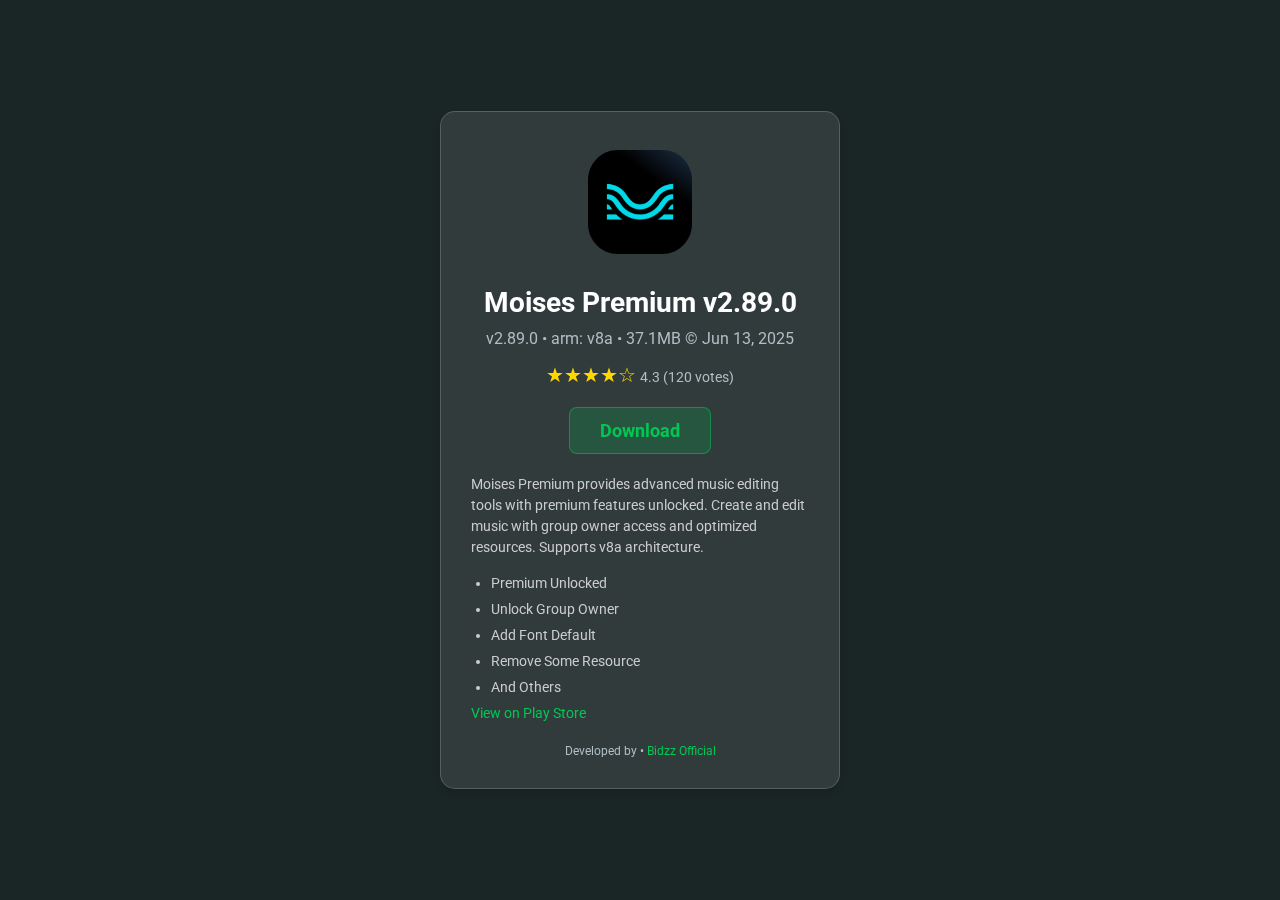
<file: moises/moises.html>
<!DOCTYPE html>
<html lang="en">
<head>
    <meta charset="UTF-8">
    <meta name="viewport" content="width=device-width, initial-scale=1.0">
    <meta name="description" content="Moises Premium - Music Editing App. Download the latest version for Android with Premium unlocked and group owner features.">
    <meta name="keywords" content="Moises, Premium, Music Editing, Android, APK">
    <meta name="author" content="Bidzz Official">
    <title>Moises Premium - Music Editing App</title>
    <link href="https://fonts.googleapis.com/css2?family=Roboto:wght@400;700&display=swap" rel="stylesheet">
    <link rel="icon" type="image/png" href="favicon.png">
    <style>
        * {
            box-sizing: border-box;
            margin: 0;
            padding: 0;
        }

        body {
            background-color: #1A2526;
            color: #FFFFFF;
            font-family: 'Roboto', sans-serif;
            display: flex;
            justify-content: center;
            align-items: center;
            min-height: 100vh;
            margin: 0;
            overflow-x: hidden;
        }

        .container {
            background: rgba(255, 255, 255, 0.1);
            backdrop-filter: blur(10px);
            -webkit-backdrop-filter: blur(10px);
            border: 1px solid rgba(255, 255, 255, 0.18);
            box-shadow: 0 4px 6px rgba(0, 0, 0, 0.1);
            width: 90%;
            max-width: 400px;
            padding: 30px;
            border-radius: 15px;
            text-align: center;
            transition: all 0.3s ease;
            animation: fadeIn 1s ease-in-out;
        }

        .container:hover {
            background: rgba(255, 255, 255, 0.15);
            box-shadow: 0 6px 12px rgba(0, 0, 0, 0.2);
            transform: translateY(-5px);
        }

        @keyframes fadeIn {
            0% { opacity: 0; transform: translateY(20px); }
            100% { opacity: 1; transform: translateY(0); }
        }

        .logo img {
            width: 120px;
            height: 120px;
            margin: 0 auto 20px;
            border-radius: 10px;
            object-fit: cover;
        }

        .title {
            font-size: 28px;
            font-weight: 700;
            margin-bottom: 10px;
            color: #FFFFFF;
            line-height: 1.2;
        }

        .version {
            font-size: 16px;
            color: #B0BEC5;
            margin-bottom: 15px;
        }

        .rating {
            font-size: 18px;
            margin-bottom: 20px;
            color: #B0BEC5;
        }

        .rating .stars {
            color: #FFD700;
            font-size: 20px;
        }

        .rating .votes {
            color: #B0BEC5;
            font-size: 14px;
        }

        .download-btn {
            display: inline-block;
            background: rgba(0, 200, 83, 0.2);
            color: #00C853;
            padding: 12px 30px;
            text-decoration: none;
            border-radius: 8px;
            font-size: 18px;
            font-weight: 700;
            border: 1px solid rgba(0, 200, 83, 0.5);
            transition: all 0.3s ease;
            user-select: none;
        }

        .download-btn:hover {
            background: rgba(0, 200, 83, 0.3);
            color: #FFFFFF;
            transform: scale(1.05);
        }

        .description {
            font-size: 14px;
            color: #CCCCCC;
            margin-top: 20px;
            text-align: left;
            line-height: 1.5;
        }

        .description p {
            margin-bottom: 15px;
        }

        .description ul {
            padding-left: 20px;
            margin-bottom: 0;
        }

        .description li {
            margin-bottom: 5px;
        }

        .footer {
            margin-top: 20px;
            font-size: 12px;
            color: #B0BEC5;
        }

        @media (max-width: 768px) {
            .container {
                width: 95%;
                padding: 20px;
            }
            .title {
                font-size: 24px;
            }
            .download-btn {
                padding: 10px 20px;
                font-size: 16px;
            }
        }

        .loading {
            display: none;
            margin: 20px auto;
            width: 40px;
            height: 40px;
            border: 4px solid #00C853;
            border-top: 4px solid transparent;
            border-radius: 50%;
            animation: spin 1s linear infinite;
        }

        @keyframes spin {
            0% { transform: rotate(0deg); }
            100% { transform: rotate(360deg); }
        }
    </style>
</head>
<body>
    <div class="container">
        <div class="logo">
            <img src="moises.png" alt="Moises Logo">
        </div>
        <div class="title">Moises Premium v2.89.0</div>
        <div class="version">v2.89.0 • arm: v8a • 37.1MB © Jun 13, 2025</div>
        <div class="rating">
            <span class="stars">★★★★☆</span>
            <span class="votes">4.3 (120 votes)</span>
        </div>
        <a href="https://apkadmin.com/8j796qs91ymq/Moises_by_Bidzz.apk.html" class="download-btn" id="downloadBtn">Download</a>
        <div class="loading" id="loadingSpinner"></div>
        <div class="description">
            <p>Moises Premium provides advanced music editing tools with premium features unlocked. Create and edit music with group owner access and optimized resources. Supports v8a architecture.</p>
            <ul>
                <li>Premium Unlocked</li>
                <li>Unlock Group Owner</li>
                <li>Add Font Default</li>
                <li>Remove Some Resource</li>
                <li>And Others</li>
            </ul>
            <p><a href="https://play.google.com/store/apps/details?id=ai.moises" style="color: #00C853; text-decoration: none;">View on Play Store</a></p>
        </div>
        <div class="footer">
            Developed by • <a href="https://bidzzofficial.my.id" style="color: #00C853; text-decoration: none;">Bidzz Official</a>
        </div>
    </div>

    <script>
        document.getElementById('downloadBtn').addEventListener('contextmenu', function(e) {
            e.preventDefault();
        });

        document.getElementById('downloadBtn').addEventListener('click', function(e) {
            const spinner = document.getElementById('loadingSpinner');
            const button = this;
            button.style.display = 'none';
            spinner.style.display = 'block';
            setTimeout(() => {
                spinner.style.display = 'none';
                button.style.display = 'inline-block';
                window.location.href = button.href;
            }, 2000);
        });
    </script>
</body>
</html>
</file>
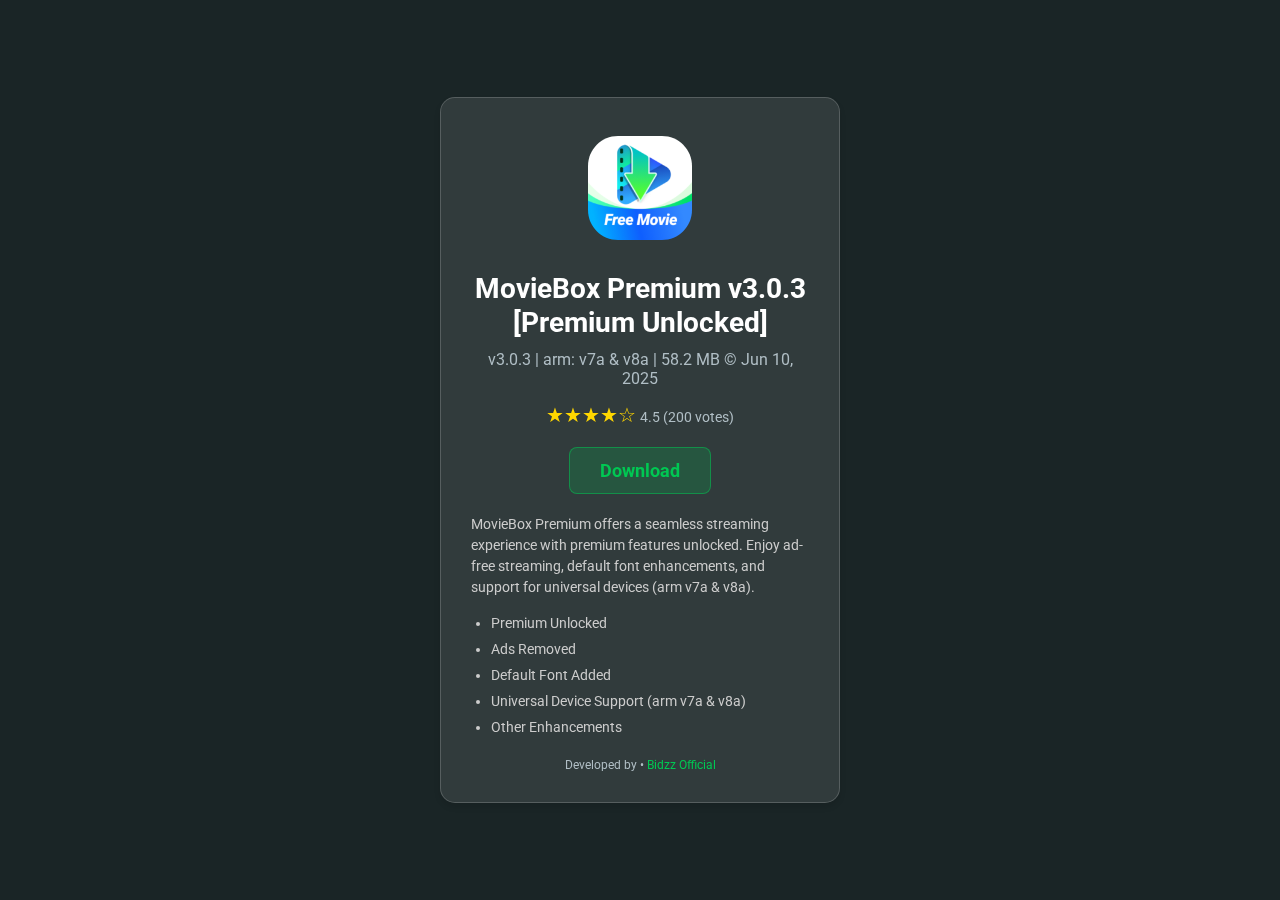
<file: moviebox/moviebox.html>
<!DOCTYPE html>
<html lang="en">
<head>
    <meta charset="UTF-8">
    <meta name="viewport" content="width=device-width, initial-scale=1.0">
    <meta name="description" content="MovieBox Premium - Streaming App. Download the latest version for Android with Premium unlocked, ad-free, and enhanced features.">
    <meta name="keywords" content="MovieBox, Premium, Streaming, Android, APK, Ad-Free">
    <meta name="author" content="MovieBox Team">
    <title>MovieBox Premium - Streaming App</title>
    <link href="https://fonts.googleapis.com/css2?family=Roboto:wght@400;700&display=swap" rel="stylesheet">
    <link rel="icon" type="image/png" href="favicon.png">
    <style>
        * {
            box-sizing: border-box;
            margin: 0;
            padding: 0;
        }

        body {
            background-color: #1A2526;
            color: #FFFFFF;
            font-family: 'Roboto', sans-serif;
            display: flex;
            justify-content: center;
            align-items: center;
            min-height: 100vh;
            margin: 0;
            overflow-x: hidden;
        }

        .container {
            background: rgba(255, 255, 255, 0.1);
            backdrop-filter: blur(10px);
            -webkit-backdrop-filter: blur(10px);
            border: 1px solid rgba(255, 255, 255, 0.18);
            box-shadow: 0 4px 6px rgba(0, 0, 0, 0.1);
            width: 90%;
            max-width: 400px;
            padding: 30px;
            border-radius: 15px;
            text-align: center;
            transition: all 0.3s ease;
            animation: fadeIn 1s ease-in-out;
        }

        .container:hover {
            background: rgba(255, 255, 255, 0.15);
            box-shadow: 0 6px 12px rgba(0, 0, 0, 0.2);
            transform: translateY(-5px);
        }

        @keyframes fadeIn {
            0% { opacity: 0; transform: translateY(20px); }
            100% { opacity: 1; transform: translateY(0); }
        }

        .logo img {
            width: 120px;
            height: 120px;
            margin: 0 auto 20px;
            border-radius: 10px;
            object-fit: cover;
        }

        .title {
            font-size: 28px;
            font-weight: 700;
            margin-bottom: 10px;
            color: #FFFFFF;
            line-height: 1.2;
        }

        .version {
            font-size: 16px;
            color: #B0BEC5;
            margin-bottom: 15px;
        }

        .rating {
            font-size: 18px;
            margin-bottom: 20px;
            color: #B0BEC5;
        }

        .rating .stars {
            color: #FFD700;
            font-size: 20px;
        }

        .rating .votes {
            color: #B0BEC5;
            font-size: 14px;
        }

        .download-btn {
            display: inline-block;
            background: rgba(0, 200, 83, 0.2);
            color: #00C853;
            padding: 12px 30px;
            text-decoration: none;
            border-radius: 8px;
            font-size: 18px;
            font-weight: 700;
            border: 1px solid rgba(0, 200, 83, 0.5);
            transition: all 0.3s ease;
            user-select: none;
        }

        .download-btn:hover {
            background: rgba(0, 200, 83, 0.3);
            color: #FFFFFF;
            transform: scale(1.05);
        }

        .description {
            font-size: 14px;
            color: #CCCCCC;
            margin-top: 20px;
            text-align: left;
            line-height: 1.5;
        }

        .description p {
            margin-bottom: 15px;
        }

        .description ul {
            padding-left: 20px;
            margin-bottom: 0;
        }

        .description li {
            margin-bottom: 5px;
        }

        .footer {
            margin-top: 20px;
            font-size: 12px;
            color: #B0BEC5;
        }

        @media (max-width: 768px) {
            .container {
                width: 95%;
                padding: 20px;
            }
            .title {
                font-size: 24px;
            }
            .download-btn {
                padding: 10px 20px;
                font-size: 16px;
            }
        }

        .loading {
            display: none;
            margin: 20px auto;
            width: 40px;
            height: 40px;
            border: 4px solid #00C853;
            border-top: 4px solid transparent;
            border-radius: 50%;
            animation: spin 1s linear infinite;
        }

        @keyframes spin {
            0% { transform: rotate(0deg); }
            100% { transform: rotate(360deg); }
        }
    </style>
</head>
<body>
    <div class="container">
        <div class="logo">
            <img src="moviebox.png" alt="MovieBox Logo">
        </div>
        <div class="title">MovieBox Premium v3.0.3 [Premium Unlocked]</div>
        <div class="version">v3.0.3 | arm: v7a & v8a | 58.2 MB © Jun 10, 2025</div>
        <div class="rating">
            <span class="stars">★★★★☆</span>
            <span class="votes">4.5 (200 votes)</span>
        </div>
        <a href="https://apkadmin.com/x6makpro91q6/MovieBox_By_Bidzz.apk.html" class="download-btn" id="downloadBtn">Download</a>
        <div class="loading" id="loadingSpinner"></div>
        <div class="description">
            <p>MovieBox Premium offers a seamless streaming experience with premium features unlocked. Enjoy ad-free streaming, default font enhancements, and support for universal devices (arm v7a & v8a).</p>
            <ul>
                <li>Premium Unlocked</li>
                <li>Ads Removed</li>
                <li>Default Font Added</li>
                <li>Universal Device Support (arm v7a & v8a)</li>
                <li>Other Enhancements</li>
            </ul>
        </div>
        <div class="footer">
            Developed by • <a href="https://bidzzofficial.my.id" style="color: #00C853; text-decoration: none;">Bidzz Official</a>
        </div>
    </div>

    <script>
        document.getElementById('downloadBtn').addEventListener('contextmenu', function(e) {
            e.preventDefault();
        });

        document.getElementById('downloadBtn').addEventListener('click', function(e) {
            const spinner = document.getElementById('loadingSpinner');
            const button = this;
            button.style.display = 'none';
            spinner.style.display = 'block';
            setTimeout(() => {
                spinner.style.display = 'none';
                button.style.display = 'inline-block';
                // Trigger the download by redirecting to the href
                window.location.href = button.href;
            }, 2000);
        });
    </script>
</body>
</html>
</file>
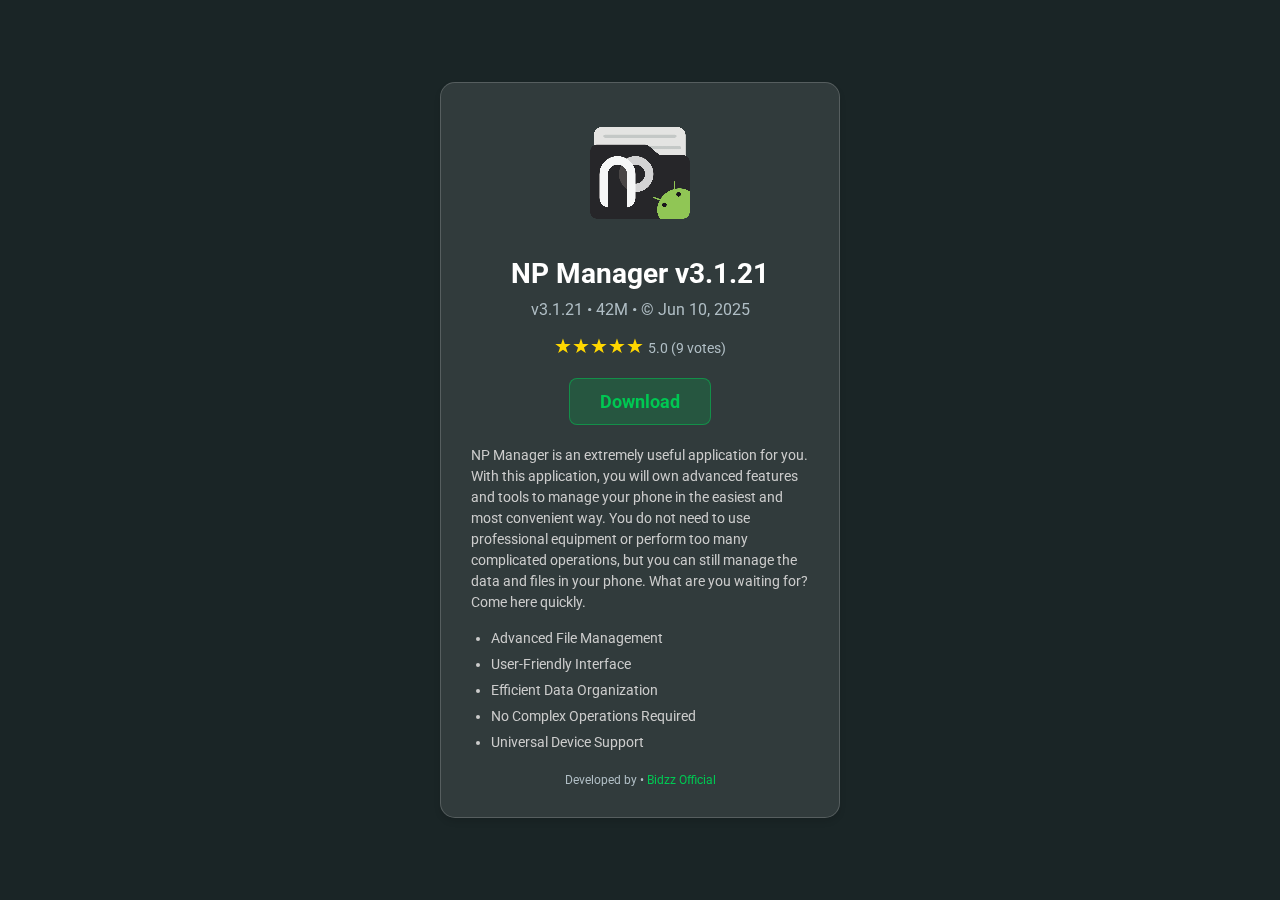
<file: npmanager/npmanager.html>
<!DOCTYPE html>
<html lang="en">
<head>
    <meta charset="UTF-8">
    <meta name="viewport" content="width=device-width, initial-scale=1.0">
    <meta name="description" content="NP Manager - Phone Management App. Download the latest version for Android with advanced features for easy data and file management.">
    <meta name="keywords" content="NP Manager, Phone Management, Android, APK, File Manager">
    <meta name="author" content="NP Manager Team">
    <title>NP Manager - Phone Management App</title>
    <link href="https://fonts.googleapis.com/css2?family=Roboto:wght@400;700&display=swap" rel="stylesheet">
    <link rel="icon" type="image/png" href="favicon.png">
    <style>
        * {
            box-sizing: border-box;
            margin: 0;
            padding: 0;
        }

        body {
            background-color: #1A2526;
            color: #FFFFFF;
            font-family: 'Roboto', sans-serif;
            display: flex;
            justify-content: center;
            align-items: center;
            min-height: 100vh;
            margin: 0;
            overflow-x: hidden;
        }

        .container {
            background: rgba(255, 255, 255, 0.1);
            backdrop-filter: blur(10px);
            -webkit-backdrop-filter: blur(10px);
            border: 1px solid rgba(255, 255, 255, 0.18);
            box-shadow: 0 4px 6px rgba(0, 0, 0, 0.1);
            width: 90%;
            max-width: 400px;
            padding: 30px;
            border-radius: 15px;
            text-align: center;
            transition: all 0.3s ease;
            animation: fadeIn 1s ease-in-out;
        }

        .container:hover {
            background: rgba(255, 255, 255, 0.15);
            box-shadow: 0 6px 12px rgba(0, 0, 0, 0.2);
            transform: translateY(-5px);
        }

        @keyframes fadeIn {
            0% { opacity: 0; transform: translateY(20px); }
            100% { opacity: 1; transform: translateY(0); }
        }

        .logo img {
            width: 120px;
            height: 120px;
            margin: 0 auto 20px;
            border-radius: 10px;
            object-fit: cover;
        }

        .title {
            font-size: 28px;
            font-weight: 700;
            margin-bottom: 10px;
            color: #FFFFFF;
            line-height: 1.2;
        }

        .version {
            font-size: 16px;
            color: #B0BEC5;
            margin-bottom: 15px;
        }

        .rating {
            font-size: 18px;
            margin-bottom: 20px;
            color: #B0BEC5;
        }

        .rating .stars {
            color: #FFD700;
            font-size: 20px;
        }

        .rating .votes {
            color: #B0BEC5;
            font-size: 14px;
        }

        .download-btn {
            display: inline-block;
            background: rgba(0, 200, 83, 0.2);
            color: #00C853;
            padding: 12px 30px;
            text-decoration: none;
            border-radius: 8px;
            font-size: 18px;
            font-weight: 700;
            border: 1px solid rgba(0, 200, 83, 0.5);
            transition: all 0.3s ease;
            user-select: none;
        }

        .download-btn:hover {
            background: rgba(0, 200, 83, 0.3);
            color: #FFFFFF;
            transform: scale(1.05);
        }

        .description {
            font-size: 14px;
            color: #CCCCCC;
            margin-top: 20px;
            text-align: left;
            line-height: 1.5;
        }

        .description p {
            margin-bottom: 15px;
        }

        .description ul {
            padding-left: 20px;
            margin-bottom: 0;
        }

        .description li {
            margin-bottom: 5px;
        }

        .footer {
            margin-top: 20px;
            font-size: 12px;
            color: #B0BEC5;
        }

        @media (max-width: 768px) {
            .container {
                width: 95%;
                padding: 20px;
            }
            .title {
                font-size: 24px;
            }
            .download-btn {
                padding: 10px 20px;
                font-size: 16px;
            }
        }

        .loading {
            display: none;
            margin: 20px auto;
            width: 40px;
            height: 40px;
            border: 4px solid #00C853;
            border-top: 4px solid transparent;
            border-radius: 50%;
            animation: spin 1s linear infinite;
        }

        @keyframes spin {
            0% { transform: rotate(0deg); }
            100% { transform: rotate(360deg); }
        }
    </style>
</head>
<body>
    <div class="container">
        <div class="logo">
            <img src="npmanager.png" alt="NP Manager Logo">
        </div>
        <div class="title">NP Manager v3.1.21</div>
        <div class="version">v3.1.21 • 42M • © Jun 10, 2025</div>
        <div class="rating">
            <span class="stars">★★★★★</span>
            <span class="votes">5.0 (9 votes)</span>
        </div>
        <a href="https://apkadmin.com/z72vjx30vtv5/Np_Manager_Bidzz_Official.apk.html" class="download-btn" id="downloadBtn">Download</a>
        <div class="loading" id="loadingSpinner"></div>
        <div class="description">
            <p>NP Manager is an extremely useful application for you. With this application, you will own advanced features and tools to manage your phone in the easiest and most convenient way. You do not need to use professional equipment or perform too many complicated operations, but you can still manage the data and files in your phone. What are you waiting for? Come here quickly.</p>
            <ul>
                <li>Advanced File Management</li>
                <li>User-Friendly Interface</li>
                <li>Efficient Data Organization</li>
                <li>No Complex Operations Required</li>
                <li>Universal Device Support</li>
            </ul>
        </div>
        <div class="footer">
            Developed by • <a href="https://bidzzofficial.my.id" style="color: #00C853; text-decoration: none;">Bidzz Official</a>
        </div>
    </div>

    <script>
        document.getElementById('downloadBtn').addEventListener('contextmenu', function(e) {
            e.preventDefault();
        });

        document.getElementById('downloadBtn').addEventListener('click', function(e) {
            const spinner = document.getElementById('loadingSpinner');
            const button = this;
            button.style.display = 'none';
            spinner.style.display = 'block';
            setTimeout(() => {
                spinner.style.display = 'none';
                button.style.display = 'inline-block';
                // Trigger the download by redirecting to the href
                window.location.href = button.href;
            }, 2000);
        });
    </script>
</body>
</html>
</file>
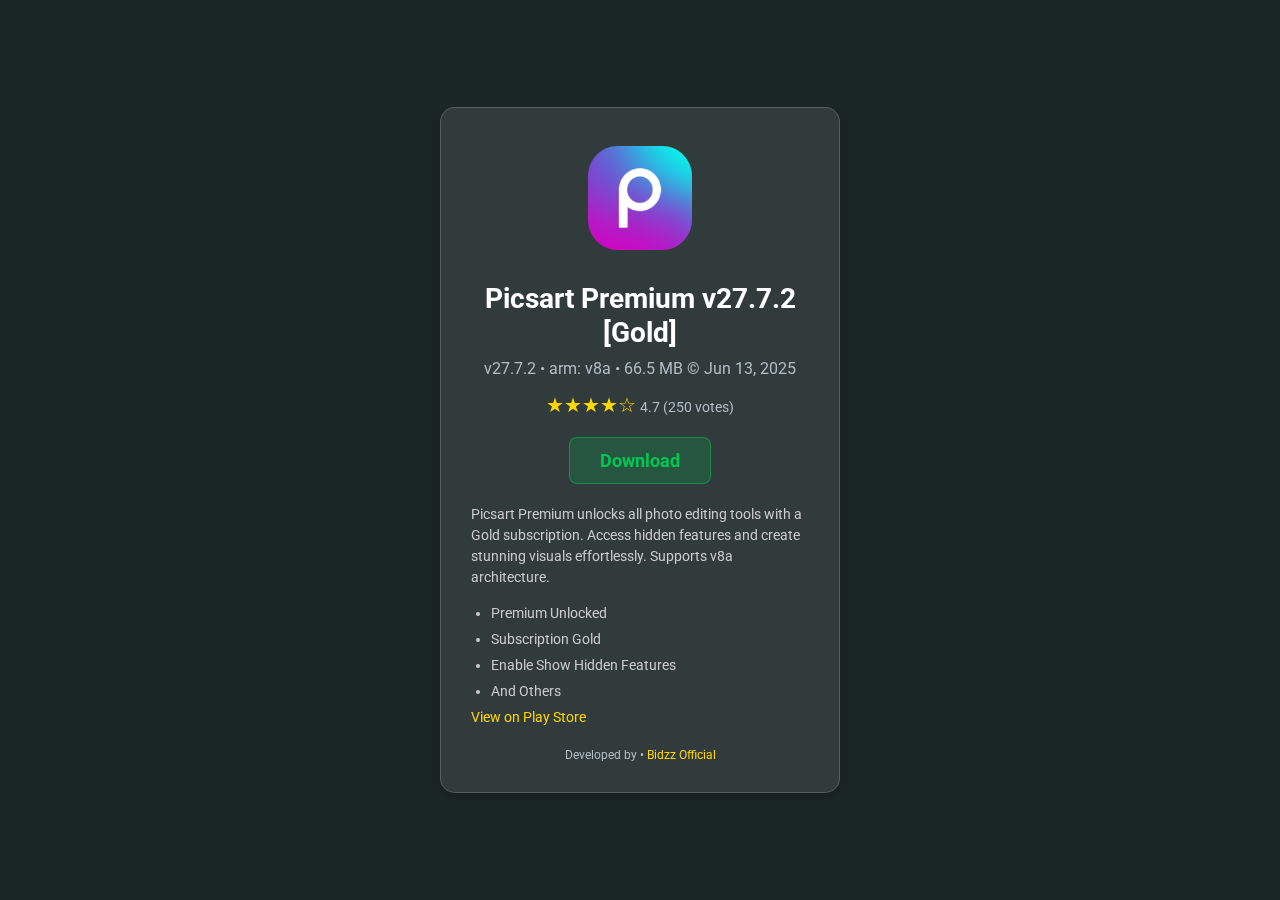
<file: picsart/picsart.html>
<!DOCTYPE html>
<html lang="en">
<head>
    <meta charset="UTF-8">
    <meta name="viewport" content="width=device-width, initial-scale=1.0">
    <meta name="description" content="Picsart Premium - Photo Editing App. Download the latest version for Android with Gold subscription and hidden features unlocked.">
    <meta name="keywords" content="Picsart, Premium, Photo Editing, Android, APK, Gold">
    <meta name="author" content="Bidzz Official">
    <title>Picsart Premium - Photo Editing App</title>
    <link href="https://fonts.googleapis.com/css2?family=Roboto:wght@400;700&display=swap" rel="stylesheet">
    <link href="https://rel="icon" type="image/png" href="favicon.png">
    <style>
        * {
            box-sizing: border-box;
            margin: 0;
            padding: 0;
        }

        body {
            background-color: #1A2526;
            color: #FFFFFF;
            font-family: 'Roboto', sans-serif;
            display: flex;
            justify-content: center;
            align-items: center;
            min-height: 100vh;
            margin: 0;
            overflow-x: hidden;
        }

        .container {
            background: rgba(255, 255, 255, 0.1);
            backdrop-filter: blur(10px);
            -webkit-backdrop-filter: blur(10px);
            border: 1px solid rgba(255, 255,255, 0.18);
            box-shadow: 0 4px 6px rgba(0, 0,0,0.1);
            width: 90%;
            max-width: 400px;
            padding: 30px;
            border-radius: 15px;
            text-align: center;
            transition: all 0.3s ease;
            animation: fadeIn 1s ease-in-out;
        }

        .container:hover {
            background: rgba(255,255,255,0.15);
            box-shadow: 0 6px 12px rgba(0,0,0,0.2);
            transform: translateY(-5px);
        }

        @keyframes fadeIn {
            0% { opacity: 0; transform: translateY(20px); }
            100% { opacity: 1; transform: translateY(0); }
        }

        .logo img {
            width: 120px;
            height: 120px;
            margin: 0 auto 20px;
            border-radius: 10px;
            object-fit: cover;
        }

        .title {
            font-size: 28px;
            font-weight: 700;
            margin-bottom: 10px;
            color: #FFFFFF;
            line-height: 1.2;
        }

        .version {
            font-size: 16px;
            color: #B0BEC5;
            margin-bottom: 15px;
        }

        .rating {
            font-size: 18px;
            margin-bottom: 20px;
            color: #B0BEC5;
        }

        .rating .stars {
            color: #FFD700;
            font-size: 20px;
        }

        .rating .votes {
            color: #B0BEC5;
            font-size: 14px;
        }

        .download-btn {
            display: inline-block;
            background: rgba(0,200,83,0.2);
            color: #00C853;
            padding: 12px 30px;
            text-decoration: none;
            border-radius: 8px;
            font-size: 18px;
            font-weight: 700;
            border: 1px solid rgba(0,200,83,0.5);
            transition: all 0.3s ease;
            user-select: none;
        }

        .download-btn:hover {
            background: rgba(0,200,200,83,0.3);
            color: #FFFFFF;
            transform: scale(1.05);
            }

        .description {
            font-size: 14px;
            color: #CCCCCC;
            margin-top: 20px;
            text-align: left;
            line-height: 1.5;
        }

        .description p {
            margin-bottom: 15px;
        }

        .description ul {
            padding-left: 20px;
            margin-bottom: 0;
        }

        .description li {
            margin-bottom: 5px;
        }

        .footer {
            margin-top: 20px;
            font-size: 12px;
            color: #B0BEC5;
        }

        @media (max-width: 768px) {
            .container {
                width: 95%;
                padding: 20px;
            }
            .title {
                font-size: 24px;
            }
            .download-btn {
                padding: 10px 20px;
                font-size: 16px;
            }
        }

        .loading {
            display: none;
            margin: 20px auto;
            width: 40px;
            height: 40px;
            border: 4px solid #00C853;
            border-top: 4px solid transparent;
            border-radius: 50%;
            animation: spin 1s linear infinite;
        }

        @keyframes spin {
            0% { transform: rotate(0deg); }
            100% { transform: rotate(360deg); }
        }

        }
    </style>

    </head>
<body>
    <div class="container">
        <div class="logo">
            <img src="picsart.png" alt="Picsart Logo">
        </div>
        <div class="title">Picsart Premium v27.7.2 [Gold]</div>
        <div class="version">v27.7.2 • arm: v8a • 66.5 MB © Jun 13, 2025</div>
        <div class="rating">
            <span class="stars">★★★★☆</span>
            <span class="votes">4.7 (250 votes)</span>
        </div>
        <a href="https://apkadmin.com/0y5ik2fukkly/Picsart_By_Bidzz.apk.html" class="download-btn" id="downloadBtn">Download</a>
        <div class="loading" id="loadingSpinner"></div>
        <div class="description">
            <p>Picsart Premium unlocks all photo editing tools with a Gold subscription. Access hidden features and create stunning visuals effortlessly. Supports v8a architecture.</p>
            <ul>
                <li>Premium Unlocked</li>
                <li>Subscription Gold</li>
                <li>Enable Show Hidden Features</li>
                <li>And Others</li>
            </ul>
            <p><a href="https://play.google.com/store/apps/details?id=com.picsart.studio" style="color: gold; text-decoration: none;">View on Play Store</a></a>
        </div>
        <div class="footer">
            Developed by • <a href="https://bidzzofficial.my.id" style="color: gold; text-decoration: none;">Bidzz Official</a>
        </div>
    </div>

    <script>
        document.getElementById('downloadBtn').addEventListener('contextmenu', function(e) {
            e.preventDefault();
        });

        document.getElementById('downloadBtn').addEventListener('click', function(e) {
            const spinner = document.getElementById('loadingSpinner');
            const button = this;
            button.style.display = 'none';
            spinner.style.display = 'block';
            setTimeout(() => {
                spinner.style.display = 'none';
                button.style.display = 'inline-block';
                window.location.href = button.href;
            }, 2000);
        });
    </script>
</body>
</html>
</file>
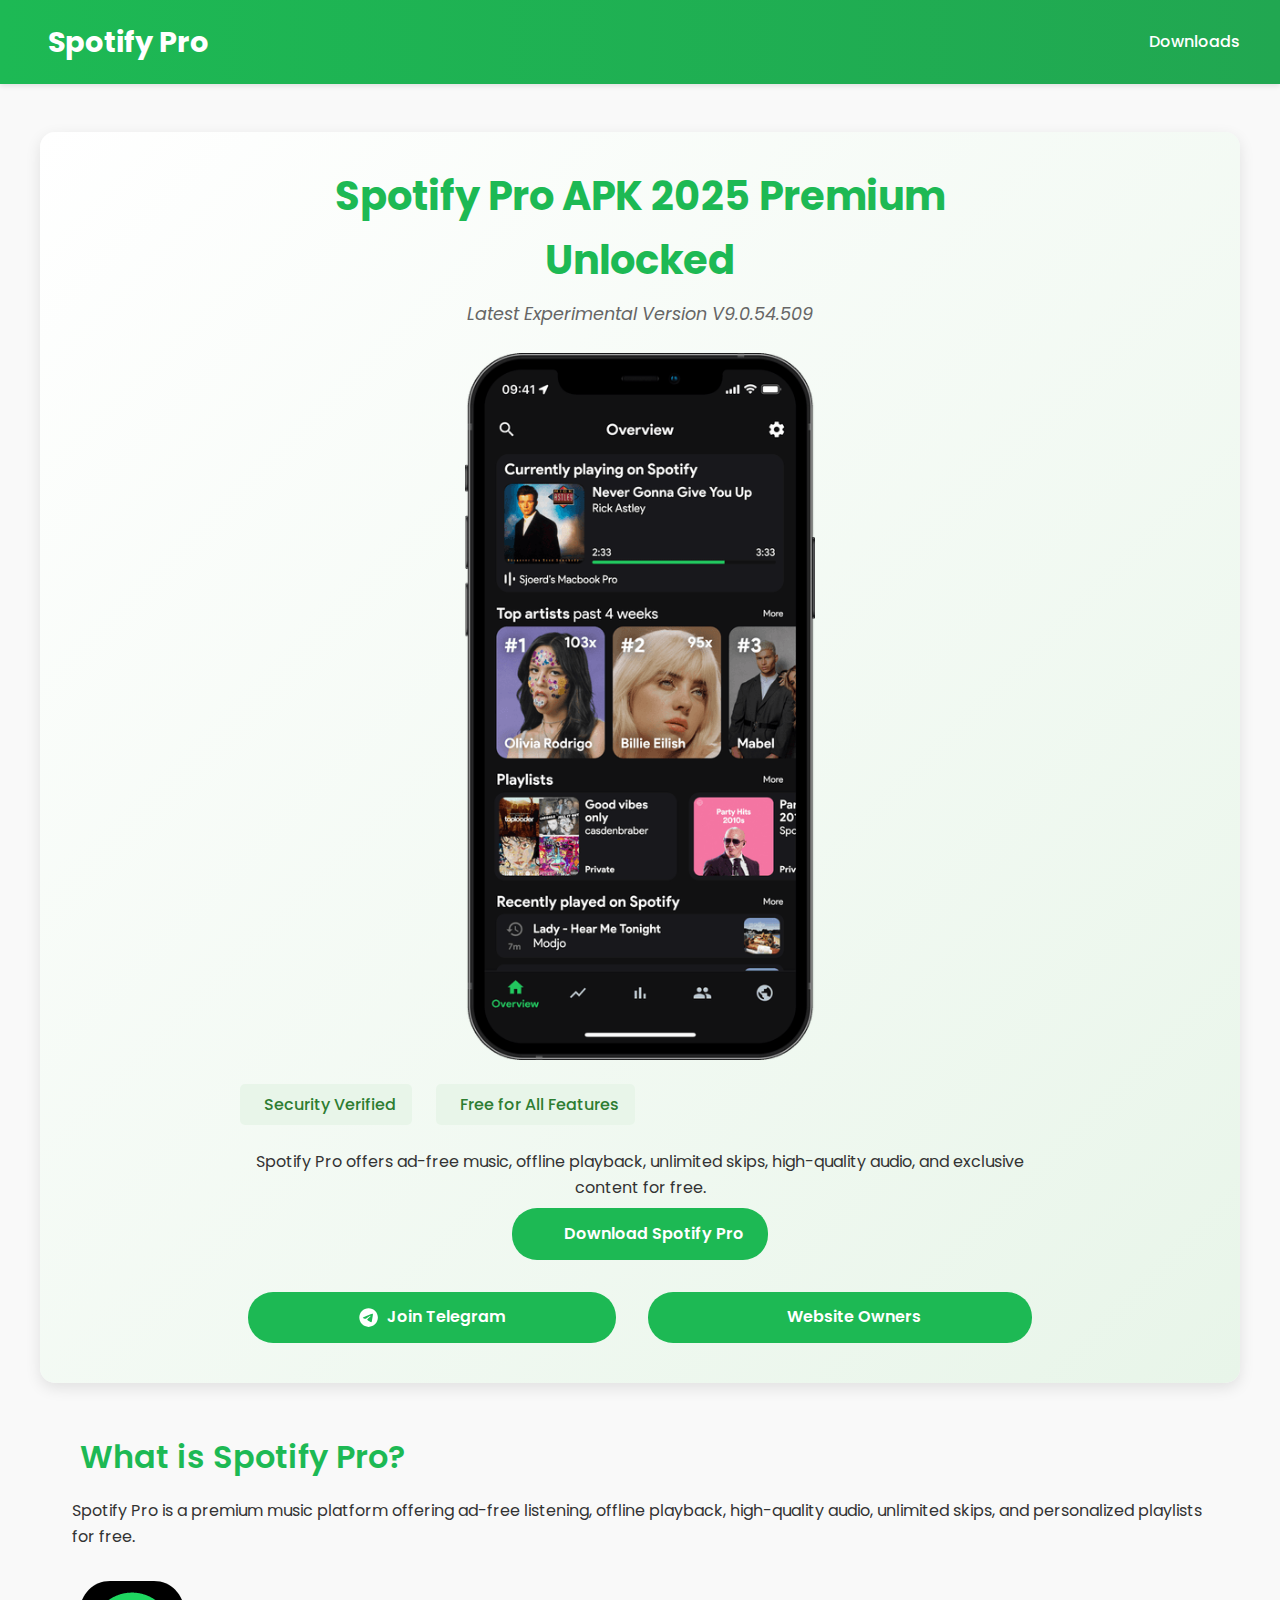
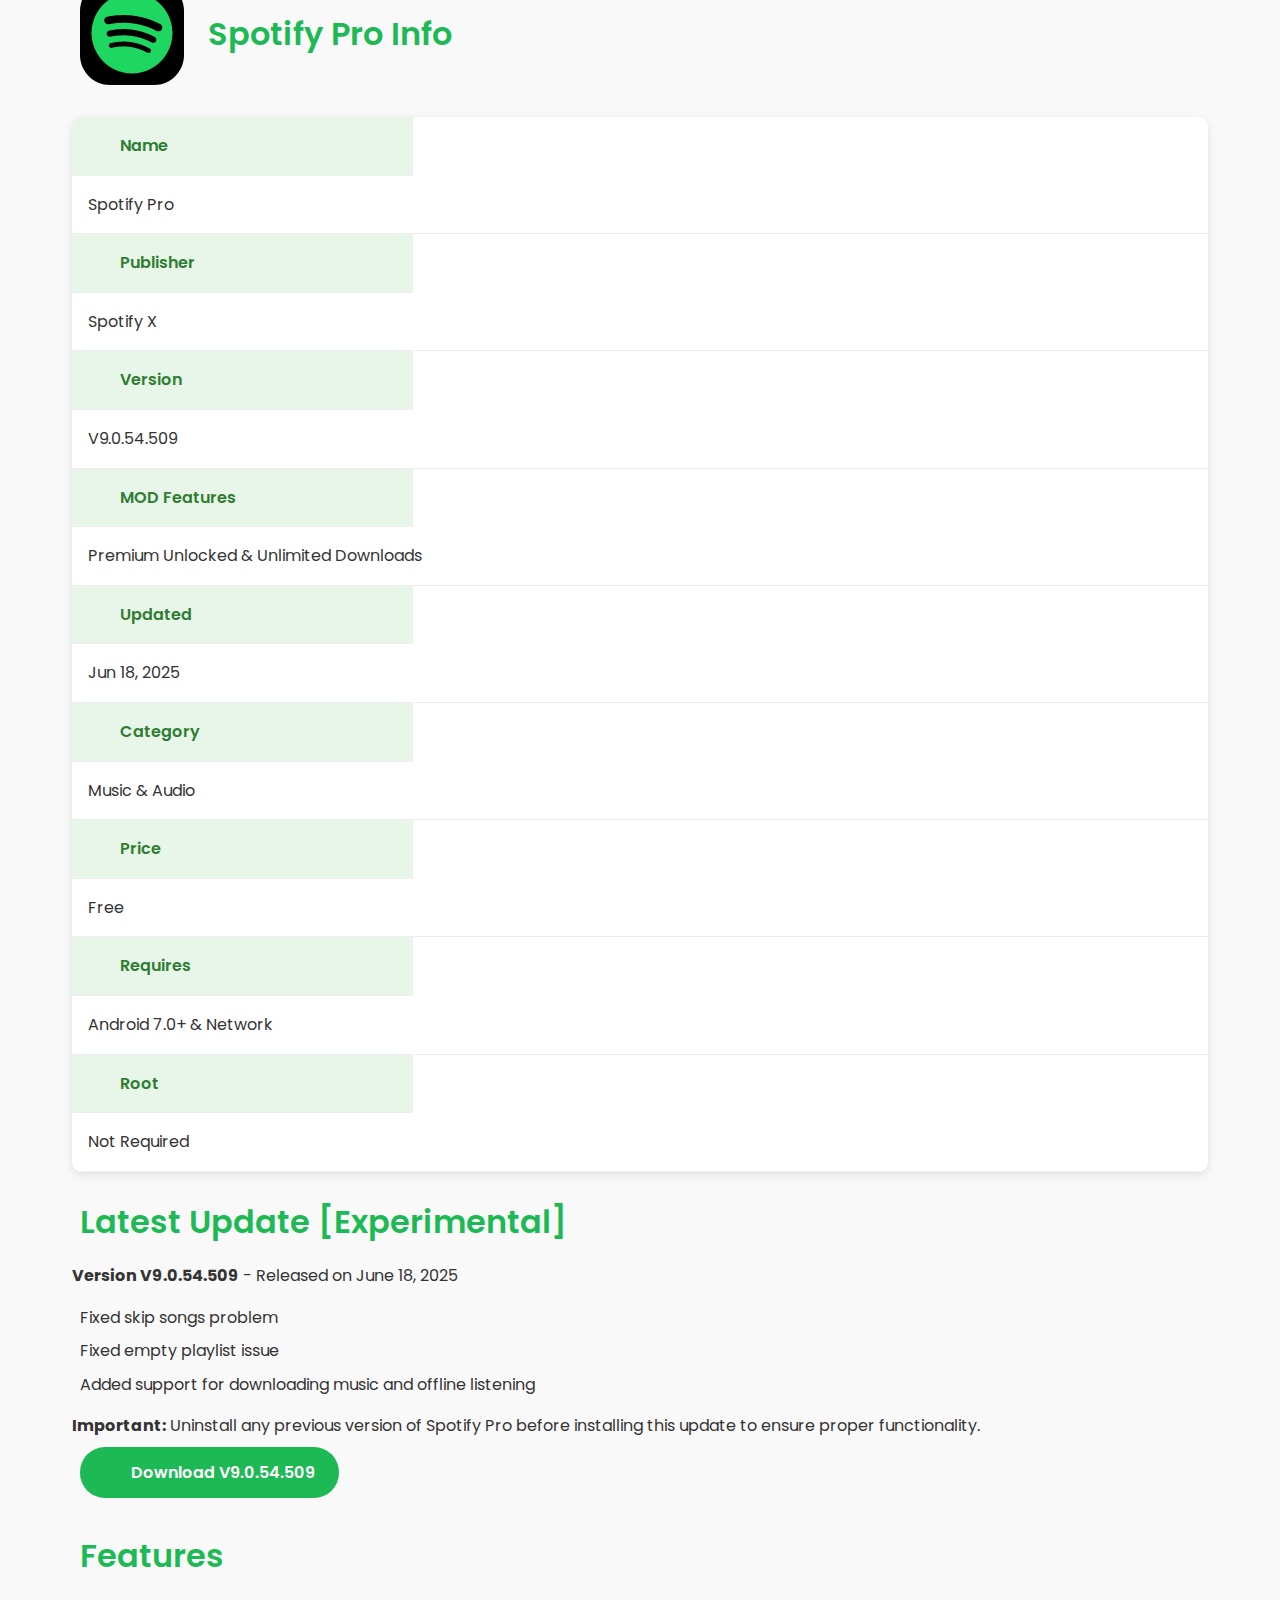
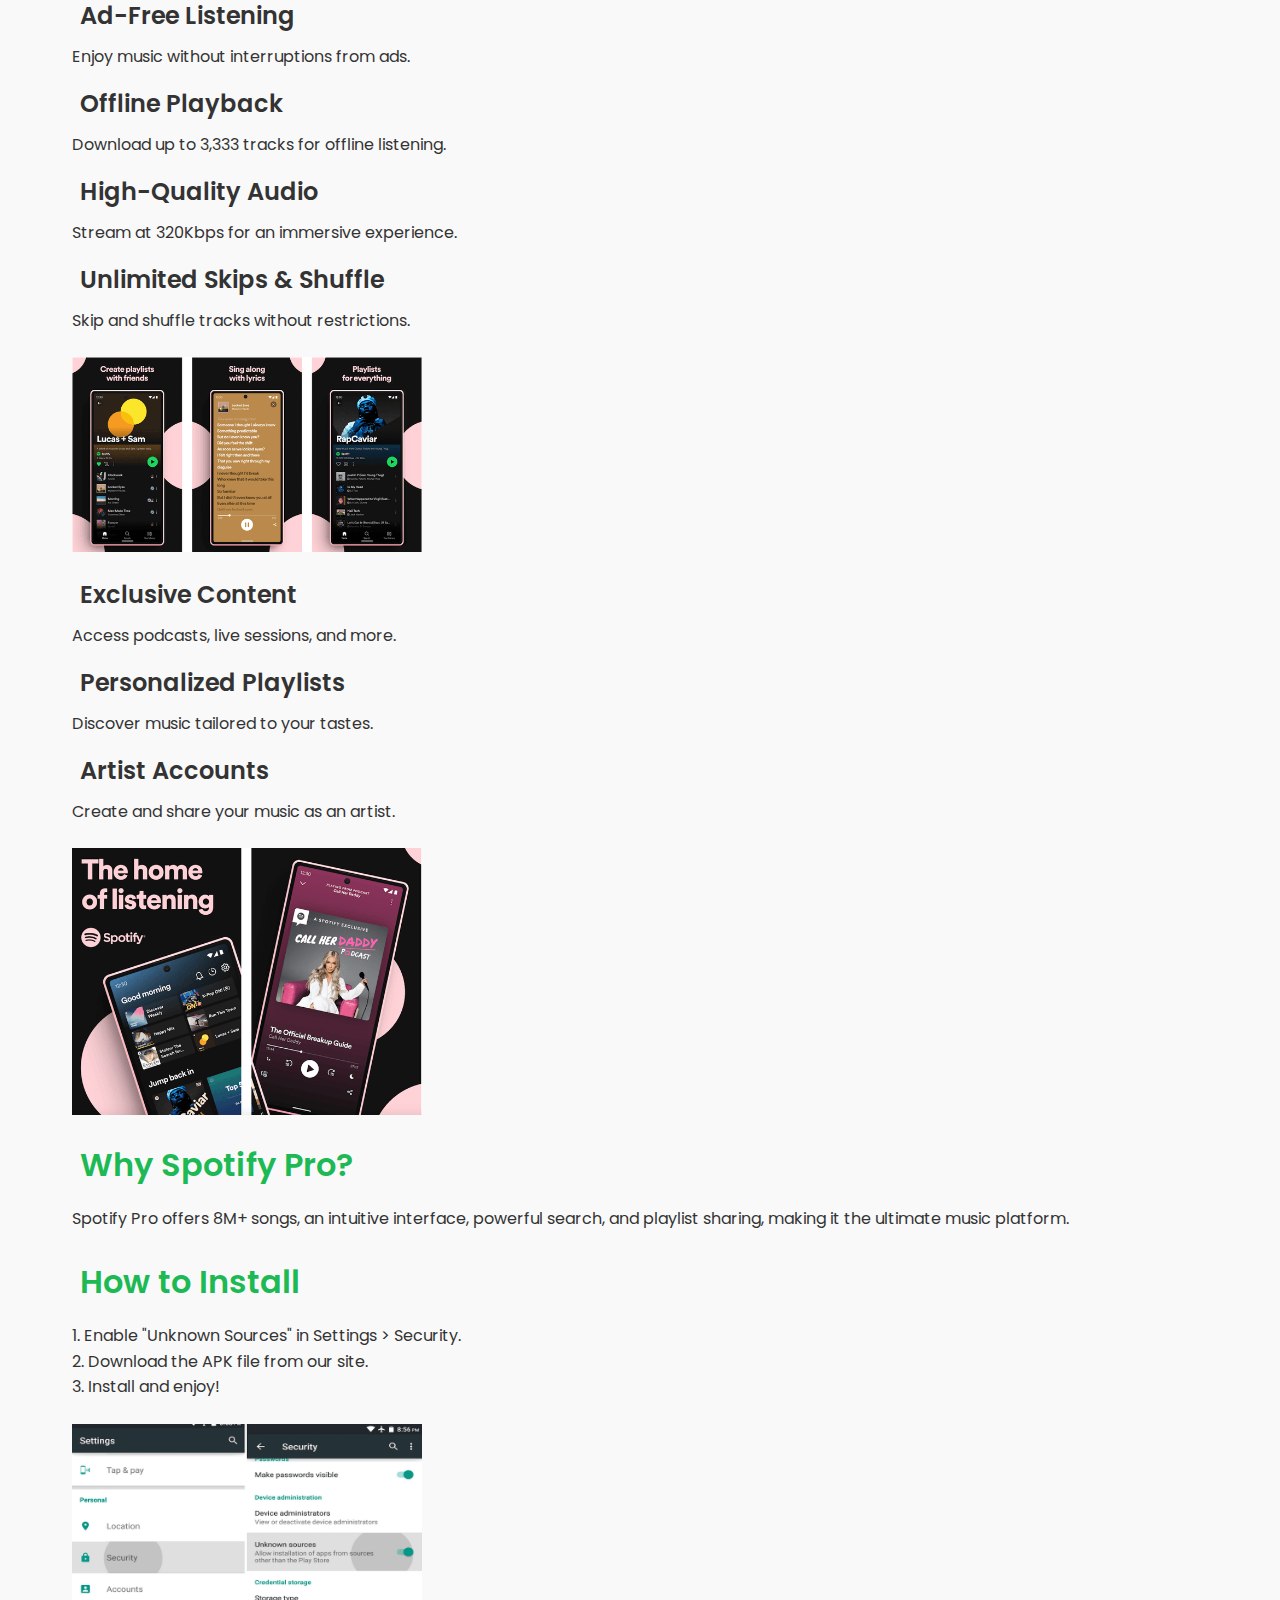
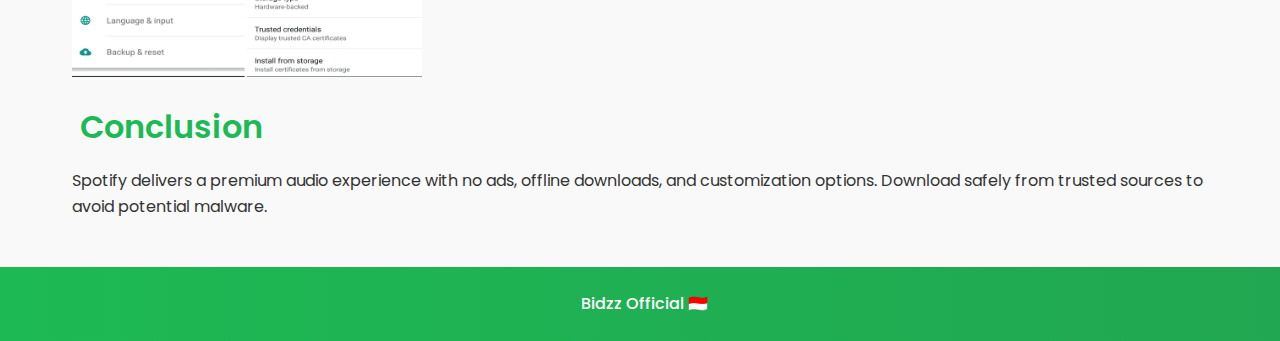
<file: spotify/spotify.html>
<!DOCTYPE html>
<html lang="en">
<head>
    <meta charset="utf-8">
    <title>Spotify Pro - Premium Unlocked</title>
    <meta name="description" content="Spotify Pro: Ad-free music, offline playback, unlimited skips, and premium features for free.">
    <meta name="viewport" content="width=device-width, initial-scale=1, maximum-scale=1, user-scalable=no">
    <link rel="icon" href="favicon.png">
    <link href="https://fonts.googleapis.com/css2?family=Poppins:wght@300;400;600;700&display=swap" rel="stylesheet">
    <link rel="stylesheet" href="https://cdnjs.cloudflare.com/ajax/libs/font-awesome/6.4.0/css/all.min.css" integrity="sha512-iecdLmaskl7CVkqkXNQ/ZH/XLlvWZOJyj7Yy7tcenmpD1ypASozpmT/E0iPtmFIB46ZmdtAc9eNBvH0H/ZpiBw==" crossorigin="anonymous" referrerpolicy="no-referrer" />
    <style>
        * { margin: 0; padding: 0; box-sizing: border-box; }
        body {
            font-family: 'Poppins', sans-serif;
            line-height: 1.6;
            color: #333;
            background: #f9f9f9;
        }
        nav {
            background: linear-gradient(90deg, #1db954, #21a751);
            padding: 1.2rem;
            box-shadow: 0 2px 5px rgba(0,0,0,0.1);
        }
        .nav-container {
            max-width: 1200px;
            margin: auto;
            display: flex;
            justify-content: space-between;
            align-items: center;
        }
        .logo {
            color: white;
            font-size: 1.8rem;
            text-decoration: none;
            font-weight: 700;
            display: flex;
            align-items: center;
            gap: 0.5rem;
        }
        .logo i { font-size: 1.5rem; }
        .nav-links a {
            color: white;
            margin-left: 1.5rem;
            text-decoration: none;
            font-weight: 500;
            transition: color 0.3s;
        }
        .nav-links a:hover { color: #e0e0e0; }
        header {
            max-width: 1200px;
            margin: 3rem auto;
            padding: 2rem;
            background: linear-gradient(135deg, #ffffff, #e8f5e9);
            border-radius: 15px;
            box-shadow: 0 5px 15px rgba(0,0,0,0.1);
            text-align: center;
        }
        .banner-text { max-width: 800px; margin: auto; }
        .banner-img {
            width: 350px;
            height: 707px;
            margin: 1.5rem auto;
            display: block;
            max-width: 100%;
        }
        .how-to-install-img {
            width: 350px;
            height: 253px;
            margin: 1.5rem 0;
            display: block;
            max-width: 100%;
        }
        .unlock-feature-1-img {
            width: 350px;
            height: 195px;
            margin: 1.5rem 0;
            display: block;
            max-width: 100%;
        }
        .unlock-feature-2-img {
            width: 350px;
            height: 267px;
            margin: 1.5rem 0;
            display: block;
            max-width: 100%;
        }
        h1 {
            font-size: 2.5rem;
            font-weight: 700;
            color: #1db954;
            margin-bottom: 0.5rem;
        }
        .version {
            font-style: italic;
            font-size: 1.1rem;
            color: #666;
            margin-bottom: 1rem;
        }
        .secure {
            display: flex;
            gap: 1.5rem;
            justify-content: flex-start;
            margin: 1.5rem 0;
            font-weight: 500;
            color: #2e7d32;
        }
        .secure span {
            display: flex;
            align-items: center;
            gap: 0.5rem;
            background: #e8f5e9;
            padding: 0.5rem 1rem;
            border-radius: 5px;
        }
        .secure i { font-size: 1.2rem; color: #1db954; }
        .download-btn, .social-btn {
            display: inline-flex;
            align-items: center;
            gap: 0.5rem;
            background: #1db954;
            color: white;
            padding: 0.8rem 1.5rem;
            border-radius: 25px;
            text-decoration: none;
            font-weight: 600;
            margin: 0.5rem;
            transition: background 0.3s, transform 0.2s;
        }
        .download-btn:hover, .social-btn:hover {
            background: #21a751;
            transform: translateY(-2px);
        }
        .download-btn i, .social-btn svg, .social-btn i {
            font-size: 1.2rem;
            width: 1.2rem;
            height: 1.2rem;
            transition: transform 0.3s ease, opacity 0.3s ease;
        }
        .social-btn:hover svg, .social-btn:hover i {
            transform: scale(1.2);
            opacity: 0.9;
        }
        .social-buttons {
            display: flex;
            justify-content: center;
            gap: 1rem;
            margin-top: 1rem;
            flex-wrap: wrap;
        }
        .social-btn {
            flex: 1 1 auto;
            min-width: 150px;
            text-align: center;
            justify-content: center;
        }
        .section-icon {
            width: 120px;
            height: 120px;
            vertical-align: middle;
            margin-right: 0.5rem;
        }
        .footer-icon {
            width: 120px;
            height: 120px;
            vertical-align: middle;
            margin-right: 0.5rem;
        }
        section {
            max-width: 1200px;
            margin: 3rem auto;
            padding: 0 2rem;
        }
        h2 {
            font-size: 2rem;
            font-weight: 600;
            color: #1db954;
            margin: 1.5rem 0 1rem;
            display: flex;
            align-items: center;
            gap: 0.5rem;
        }
        h2 i { color: #21a751; }
        table {
            width: 100%;
            border-collapse: collapse;
            margin: 1.5rem 0;
            background: #fff;
            border-radius: 10px;
            overflow: hidden;
            box-shadow: 0 3px 10px rgba(0,0,0,0.1);
        }
        td {
            padding: 1rem;
            border-bottom: 1px solid #eee;
            display: flex;
            align-items: center;
            gap: 0.5rem;
        }
        .key {
            font-weight: 600;
            background: #e8f5e9;
            width: 30%;
            color: #2e7d32;
        }
        .key i {
            color: #1db954;
            font-size: 1.2rem;
            width: 24px;
            text-align: center;
        }
        .feature h3 {
            font-size: 1.5rem;
            font-weight: 600;
            color: #333;
            margin: 1rem 0 0.5rem;
            display: flex;
            align-items: center;
            gap: 0.5rem;
        }
        .feature h3 i { color: #1db954; }
        footer {
            background: linear-gradient(90deg, #1db954, #21a751);
            color: white;
            text-align: center;
            padding: 1.5rem;
            font-weight: 500;
            display: flex;
            justify-content: center;
            align-items: center;
            gap: 0.5rem;
        }
        footer span {
            display: flex;
            align-items: center;
            gap: 0.5rem;
        }
        footer i {
            font-size: 1.2rem;
            color: #e8f5e9;
        }
        ul {
            list-style: none;
            padding: 0;
            margin: 1rem 0;
        }
        ul li {
            display: flex;
            align-items: center;
            gap: 0.5rem;
            color: #333;
            margin-bottom: 0.5rem;
        }
        ul li i {
            color: #1db954;
            font-size: 1.1rem;
        }
        @media (max-width: 768px) {
            .banner-img, .how-to-install-img, .unlock-feature-1-img, .unlock-feature-2-img { max-width: 100%; }
            .secure { flex-direction: row; justify-content: flex-start; align-items: flex-start; }
            h1 { font-size: 2rem; }
            h2 { font-size: 1.6rem; }
            .download-btn, .social-btn { padding: 0.7rem 1.2rem; }
            .social-buttons {
                flex-direction: row;
                justify-content: center;
                gap: 0.5rem;
            }
            .social-btn {
                min-width: 120px;
                padding: 0.6rem 1rem;
                font-size: 0.9rem;
            }
            .section-icon, .footer-icon {
                width: 100px;
                height: 100px;
            }
            .key i {
                font-size: 1rem;
                width: 20px;
            }
            td { flex-direction: column; align-items: flex-start; }
            .key { width: 100%; }
            footer {
                flex-direction: row;
                text-align: center;
            }
            footer i {
                font-size: 1rem;
            }
        }
    </style>
</head>
<body>
    <nav>
        <div class="nav-container">
            <a href="/" class="logo"><i class="fas fa-music"></i> Spotify Pro</a>
            <div class="nav-links">
                <a href="/download"><i class="fas fa-download"></i> Downloads</a>
            </div>
        </div>
    </nav>
    <header>
        <div class="banner-text">
            <h1>Spotify Pro APK 2025 Premium Unlocked</h1>
            <div class="version">Latest Experimental Version V9.0.54.509</div>
            <img src="intro.png" alt="Spotify Pro" class="banner-img" width="384" height="776">
            <div class="secure">
                <span><i class="fas fa-shield-alt"></i> Security Verified</span>
                <span><i class="fas fa-gift"></i> Free for All Features</span>
            </div>
            <p>Spotify Pro offers ad-free music, offline playback, unlimited skips, high-quality audio, and exclusive content for free.</p>
            <a href="https://apkadmin.com/uahcj3jc2snb/SpotifyPremiumV9.0.54.509.apk.html" class="download-btn">
                <i class="fas fa-download"></i> Download Spotify Pro
            </a>
            <div class="social-buttons">
                <a href="https://t.me/cheatbybidzz" class="social-btn">
                    <svg viewBox="0 0 496 512" width="1.2rem" height="1.2rem" fill="#fff">
                        <path d="M248 8C111 8 0 119 0 256s111 248 248 248 248-111 248-248S385 8 248 8zm115 168.7c-3.7 39.2-19.9 134.4-28.1 178.3-3.5 18.6-10.3 24.8-16.9 25.4-14.4 1.3-25.3-9.5-39.3-18.7-21.8-14.3-34.2-23.2-55.3-37.2-24.5-16.1-8.6-25 5.3-39.5 3.7-3.8 67.1-61.5 68.3-66.7.2-.7.3-3.1-1.2-4.4s-3.6-.8-5.1-5.1q-3.3.7-104.6 69.1q-14.8 10.2-26.9 9.9c-8.9-.2-25.9-5-38.6-9.1-15.5-5-27.9-7.7-26.8-16.3q.8-6.7 18.5-13.7 108.4-47.2 144.6-62.3c68.9-28.6 83.2-33.6 92.5-33.8 2.1 0 6.6.5 9.6 2.9a10.5 10.5 0 013.5 6.7 43.8 43.8 0 01-.6 21z"/>
                    </svg>
                    Join Telegram
                </a>
                <a href="https://bidzzofficial.my.id" class="social-btn">
                    <i class="fas fa-globe"></i> Website Owners
                </a>
            </div>
        </div>
    </header>
    <section>
        <h2><i class="fas fa-info-circle"></i> What is Spotify Pro?</h2>
        <p>Spotify Pro is a premium music platform offering ad-free listening, offline playback, high-quality audio, unlimited skips, and personalized playlists for free.</p>

        <h2><img src="BidzzSpotify.png" alt="Bidzz Spotify Icon" class="section-icon"> Spotify Pro Info</h2>
        <table>
            <tr><td class="key"><i class="fas fa-music"></i> Name</td><td>Spotify Pro</td></tr>
            <tr><td class="key"><i class="fas fa-user"></i> Publisher</td><td>Spotify X</td></tr>
            <tr><td class="key"><i class="fas fa-code-branch"></i> Version</td><td>V9.0.54.509</td></tr>
            <tr><td class="key"><i class="fas fa-unlock-alt"></i> MOD Features</td><td>Premium Unlocked & Unlimited Downloads</td></tr>
            <tr><td class="key"><i class="fas fa-calendar-alt"></i> Updated</td><td>Jun 18, 2025</td></tr>
            <tr><td class="key"><i class="fas fa-music"></i> Category</td><td>Music & Audio</td></tr>
            <tr><td class="key"><i class="fas fa-dollar-sign"></i> Price</td><td>Free</td></tr>
            <tr><td class="key"><i class="fas fa-mobile-alt"></i> Requires</td><td>Android 7.0+ & Network</td></tr>
            <tr><td class="key"><i class="fas fa-lock"></i> Root</td><td>Not Required</td></tr>
        </table>

        <h2><i class="fas fa-sync-alt"></i> Latest Update [Experimental]</h2>
        <p><strong>Version V9.0.54.509</strong> - Released on June 18, 2025</p>
        <ul>
            <li><i class="fas fa-check-circle"></i> Fixed skip songs problem</li>
            <li><i class="fas fa-check-circle"></i> Fixed empty playlist issue</li>
            <li><i class="fas fa-check-circle"></i> Added support for downloading music and offline listening</li>
        </ul>
        <p><strong>Important:</strong> Uninstall any previous version of Spotify Pro before installing this update to ensure proper functionality.</p>
        <a href="https://dl.spotipro.top/default/Spotify_V9.0.54.509.apk" class="download-btn">
            <i class="fas fa-download"></i> Download V9.0.54.509
        </a>

        <h2><i class="fas fa-star"></i> Features</h2>
        <div class="feature">
            <h3><i class="fas fa-ad"></i> Ad-Free Listening</h3>
            <p>Enjoy music without interruptions from ads.</p>
            <h3><i class="fas fa-cloud-download-alt"></i> Offline Playback</h3>
            <p>Download up to 3,333 tracks for offline listening.</p>
            <h3><i class="fas fa-volume-up"></i> High-Quality Audio</h3>
            <p>Stream at 320Kbps for an immersive experience.</p>
            <h3><i class="fas fa-forward"></i> Unlimited Skips & Shuffle</h3>
            <p>Skip and shuffle tracks without restrictions.</p>
            <img src="unlock_feature_1.png" alt="Premium Features" class="unlock-feature-1-img" width="640" height="350">
            <h3><i class="fas fa-podcast"></i> Exclusive Content</h3>
            <p>Access podcasts, live sessions, and more.</p>
            <h3><i class="fas fa-list"></i> Personalized Playlists</h3>
            <p>Discover music tailored to your tastes.</p>
            <h3><i class="artist-icon"></i> Artist Accounts</h3>
            <p>Create and share your music as an artist.</p>
            <img src="unlock_feature_2.png" alt="More Features" class="unlock-feature-2-img" width="640" height="315px">
        </div>

        <h2><i class="fas fa-check-circle"></i> Why Spotify Pro?</h2>
        <p>Spotify Pro offers 8M+ songs, an intuitive interface, powerful search, and playlist sharing, making it the ultimate music platform.</p>
        
        <h2><i class="fas fa-cog"></i> How to Install</h2>
        <p>1. Enable "Unknown Sources" in Settings > Security.<br>2. Download the APK file from our site.<br>3. Install and enjoy!</p>
        <img src="how_to_install.png" alt="828px" height="600px" class="how-to-install-img">
        
        <h2><i class="fas fa-flag"></i> Conclusion</h2>
        <p>Spotify delivers a premium audio experience with no ads, offline downloads, and customization options. Download safely from trusted sources to avoid potential malware.</p>
    </section>
    <footer>
        <span><i class="fas fa-copyright"></i> Bidzz Official 🇮🇩</span>
    </footer>
</body>
</html>
</file>
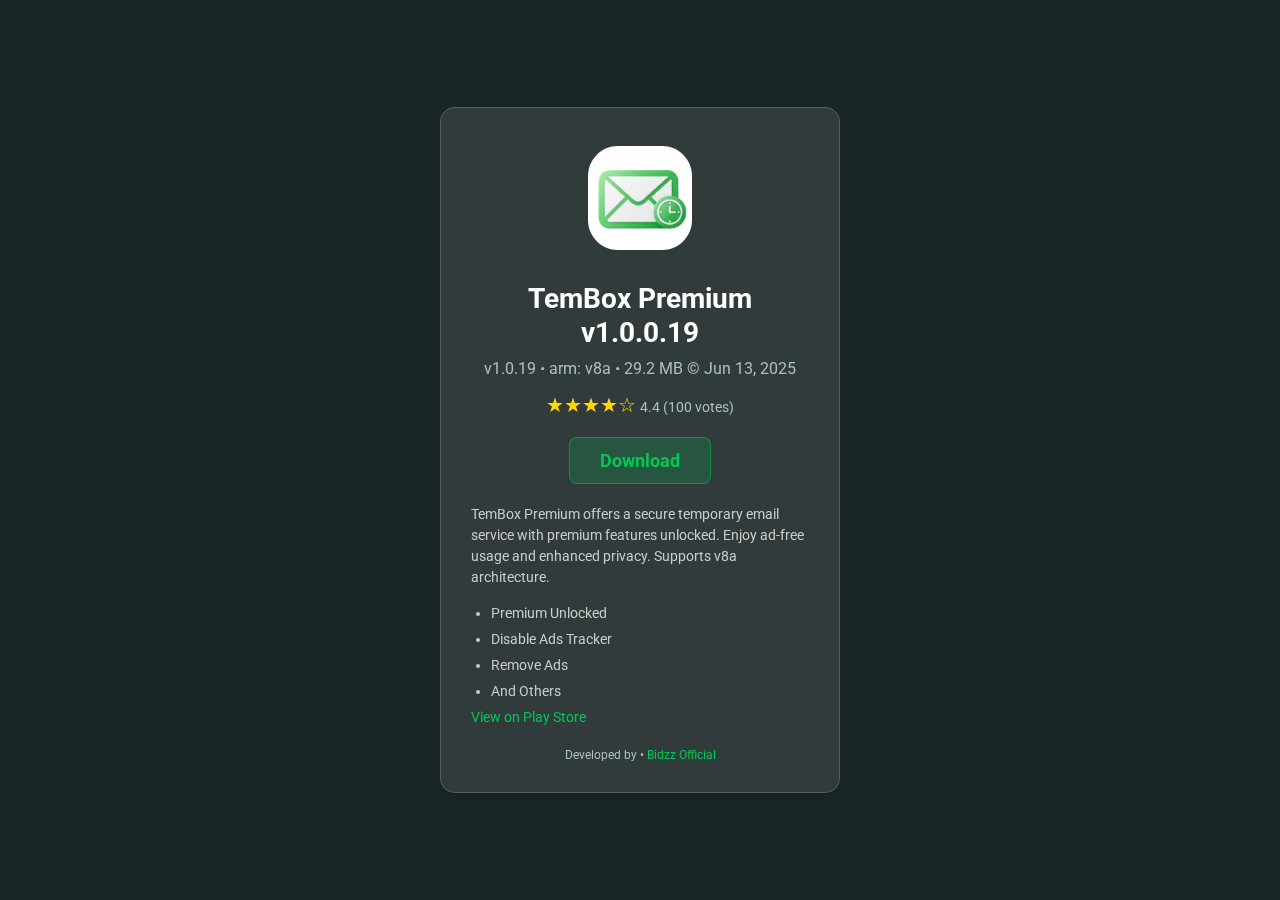
<file: tembox/tembox.html>
<!DOCTYPE html>
<html lang="en">
    <meta charset="UTF-8">
    <meta name="viewport" content="width=device-width, initial-scale=1.0">
    <meta name="description" content="TemBox Premium - Temporary Email App. Download the latest version for Android with Premium unlocked and ad-free usage.">
    </div>
    <meta name="keywords" content="TemBox, Premium, Temporary Email, Android, APK, Ad-Free">
    <meta name="author" content="Bidzz Official">
    <title>TemBox Premium - Temporary Email App</title>
    <link href="https://fonts.googleapis.com/css2?family=Roboto:wght@400;700&display=swap" rel="stylesheet">
    <link rel="icon" type="image/png" href="favicon.png">
    <style>
        * {
            box-sizing: border-box;
            margin: 0;
            padding: 0;
        }

        body {
            background-color: #1A2526;
            color: #FFFFFF;
            font-family: 'Roboto', sans-serif;
            display: flex;
            justify-content: center;
            align-items: center;
            min-height: 100vh;
            margin: 0;
            overflow-x: hidden;
        }

        .container {
            background: rgba(255, 255, 255, 0.1);
            backdrop-filter: blur(10px);
            -webkit-backdrop-filter: blur(10px);
            border: 1px solid rgba(255, 255, 255, 0.18);
            box-shadow: 0 4px 6px rgba(0, 0, 0, 0.1);
            width: 90%;
            max-width: 400px;
            padding: 30px;
            border-radius: 15px;
            text-align: center;
            transition: all 0.3s ease;
            animation: fadeIn 1s ease-in-out;
        }

        .container:hover {
            background: rgba(255, 255, 255, 0.15);
            box-shadow: 0 6px 12px rgba(0, 0, 0, 0.2);
            transform: translateY(-5px);
        }

        @keyframes fadeIn {
            0% { opacity: 0; transform: translateY(20px); }
            100% { opacity: 1; transform: translateY(0); }
        }

        .logo img {
            width: 120px;
            height: 120px;
            margin: 0 auto 20px;
            border-radius: 10px;
            object-fit: cover;
        }

        .title {
            font-size: 28px;
            font-weight: 700;
            margin-bottom: 10px;
            color: #FFFFFF;
            line-height: 1.2;
        }

        .version {
            font-size: 16px;
            color: #B0BEC5;
            margin-bottom: 15px;
        }

        .rating {
            font-size: 18px;
            margin-bottom: 20px;
            color: #B0BEC5;
        }

        .rating .stars {
            color: #FFD700;
            font-size: 20px;
        }

        .rating .votes {
            color: #B0BEC5;
            font-size: 14px;
        }

        .download-btn {
            display: inline-block;
            background: rgba(0, 200, 83, 0.2);
            color: #00C853;
            padding: 12px 30px;
            text-decoration: none;
            border-radius: 8px;
            font-size: 18px;
            font-weight: 700;
            border: 1px solid rgba(0, 200, 83, 0.5);
            transition: all 0.3s ease;
            user-select: none;
        }

        .download-btn:hover {
            background: rgba(0, 200, 83, 0.3);
            color: #FFFFFF;
            transform: scale(1.05);
        }

        .description {
            font-size: 14px;
            color: #CCCCCC;
            margin-top: 20px;
            text-align: left;
            line-height: 1.5;
        }

        .description p {
            margin-bottom: 15px;
        }

        .description ul {
            padding-left: 20px;
            margin-bottom: 0;
        }

        .description li {
            margin-bottom: 5px;
        }

        .footer {
            margin-top: 20px;
            font-size: 12px;
            color: #B0BEC5;
        }

        @media (max-width: 768px) {
            .container {
                width: 95%;
                padding: 20px;
            }
            .title {
                font-size: 24px;
            }
            .download-btn {
                padding: 10px 20px;
                font-size: 16px;
            }
        .loading {
            display: none;
            margin: 20px auto;
            width: 40px;
            height: 40px;
            border: 4px solid #00C853;
            border-top: 4px solid transparent;
            border-radius: 50%;
            animation: spin 1s linear infinite;
        }

        @keyframes spin {
            0% { transform: rotate(0deg); }
            100% { transform: rotate(360deg); }
        }
    </style>
</head>
<body>
    <div class="container">
        <div class="logo">
            <img src="tembox.png" alt="TemBox Logo">
        </div>
        <div class="title">TemBox Premium v1.0.0.19</div>
        <div class="version">v1.0.19 • arm: v8a • 29.2 MB © Jun 13, 2025</div>
        <div class="rating">
            <span class="stars">★★★★☆</span>
            <span class="votes">4.4 (100 votes)</span>
        </div>
        <a href="https://apkadmin.com/e1cfjx8mfvcje/TemBox_By_Bidzz.apk.html" class="download-btn" id="downloadBtn">Download</a>
        <div class="loading" id="loadingSpinner"></div>
        <div class="description">
            <p>TemBox Premium offers a secure temporary email service with premium features unlocked. Enjoy ad-free usage and enhanced privacy. Supports v8a architecture.</p>
            <ul>
                <li>Premium Unlocked</li>
                <li>Disable Ads Tracker</li>
                <li>Remove Ads</li>
                <li>And Others</li>
            </ul>
            <p><a href="https://play.google.com/store/apps/details?id=com.tempmail.tembox" style="color: #00C853; text-decoration: none;">View on Play Store</a></p>
        </div>
        <div class="footer">
            Developed by • <a href="https://bidzzofficial.my.id" style="color: #00C853; text-decoration: none;">Bidzz Official</a>
        </div>
    </div>

    <script>
        document.getElementById('downloadBtn').addEventListener('contextmenu', function(e) {
            e.preventDefault();
        });

        document.getElementById('downloadBtn').addEventListener('click', function(e) {
            const spinner = document.getElementById('loadingSpinner');
            const button = this;
            button.style.display = 'none';
            spinner.style.display = 'block';
            setTimeout(() => {
                spinner.style.display = 'none';
                button.style.display = 'inline-block';
                window.location.href = button.href;
            }, 2000);
        });
    </script>
</body>
</html>
</file>
